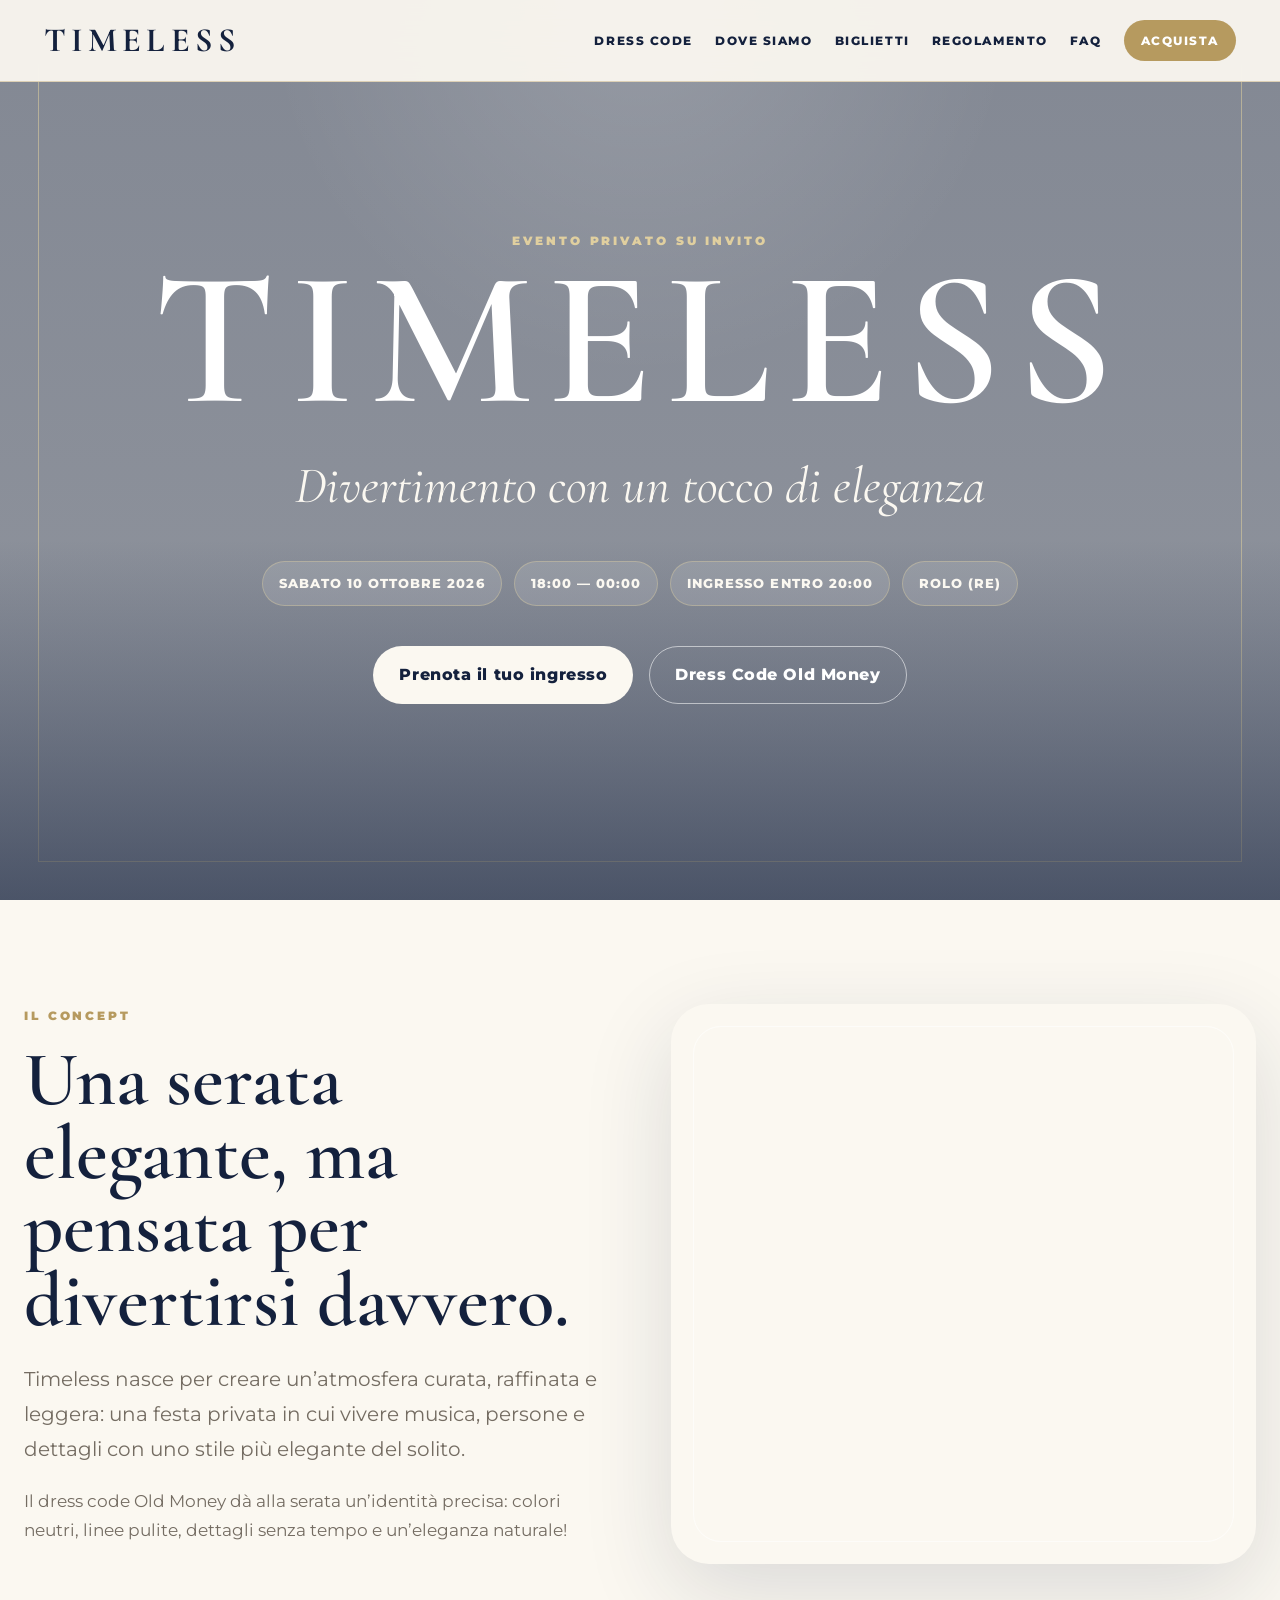
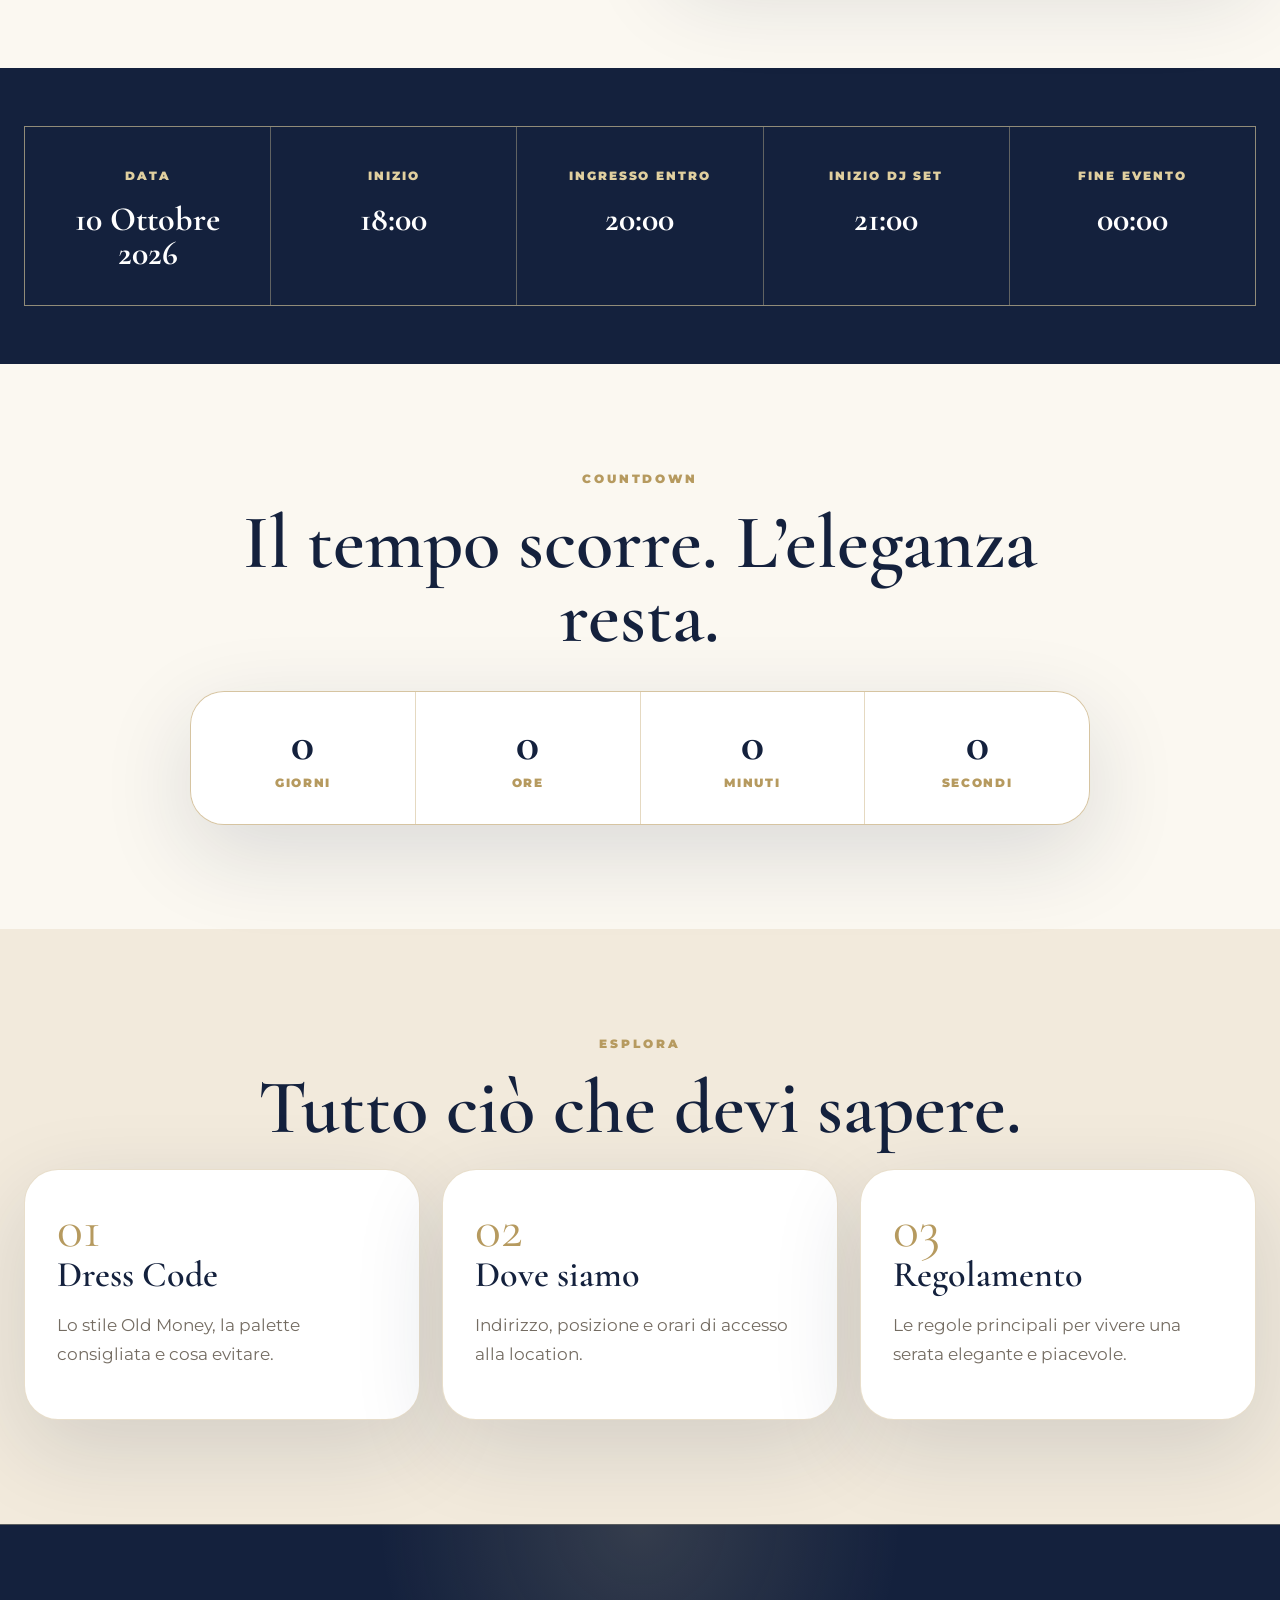
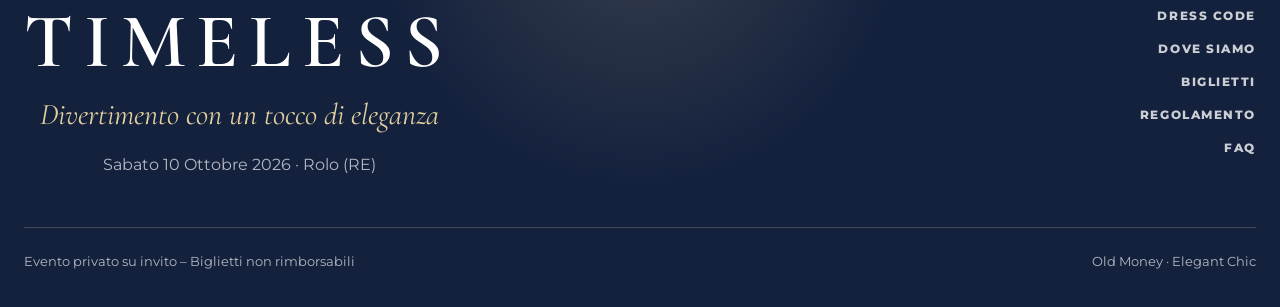
<file: index.html>
<!doctype html>
<html lang="it">
<head>
  <!-- Google tag (gtag.js) -->
<script async src="https://www.googletagmanager.com/gtag/js?id=G-56N1FHNM42"></script>
<script>
  window.dataLayer = window.dataLayer || [];
  function gtag(){dataLayer.push(arguments);}
  gtag('js', new Date());
  gtag('config', 'G-56N1FHNM42');
</script>
  <meta charset="utf-8">
  <meta name="viewport" content="width=device-width, initial-scale=1">
  <title>Home | Timeless</title>
  <meta name="description" content="Timeless - Divertimento con un tocco di eleganza. Sabato 10 Ottobre 2026.">
  <meta property="og:title" content="Timeless">
  <meta property="og:description" content="Divertimento con un tocco di eleganza. Sabato 10 Ottobre 2026.">
  <meta name="theme-color" content="#14213d">
  <link rel="preconnect" href="https://fonts.googleapis.com">
  <link rel="preconnect" href="https://fonts.gstatic.com" crossorigin>
  <link href="https://fonts.googleapis.com/css2?family=Cormorant+Garamond:wght@500;600;700&family=Montserrat:wght@300;400;500;600;700;800&display=swap" rel="stylesheet">
  <link rel="stylesheet" href="style.css?v=1008">
</head>
<body>

<nav class="nav">
  <div class="nav-inner">
    <a class="logo" href="index.html">Timeless</a>
    <button class="menu-toggle" aria-label="Apri menu">☰</button>
    <div class="menu">
      <a href="dress-code.html">Dress Code</a>
      <a href="dove-siamo.html">Dove siamo</a>
      <a href="biglietti.html">Biglietti</a>
      <a href="regolamento.html">Regolamento</a>
      <a href="faq.html">FAQ</a>
      <a class="cta" href="biglietti.html">Acquista</a>
    </div>
  </div>
</nav>

<header class="hero">
  <div class="hero-content">
    <p class="kicker reveal">Evento privato su invito</p>
    <h1 class="reveal">Timeless</h1>
    <p class="slogan reveal">Divertimento con un tocco di eleganza</p>
    <div class="meta reveal">
      <span>Sabato 10 Ottobre 2026</span>
      <span>18:00 — 00:00</span>
      <span>Ingresso entro 20:00</span>
      <span>Rolo (RE)</span>
    </div>
    <a class="btn primary reveal" href="biglietti.html">Prenota il tuo ingresso</a>
    <a class="btn light reveal" href="dress-code.html">Dress Code Old Money</a>
  </div>
</header>

<section class="section">
  <div class="container split">
    <div class="reveal">
      <p class="label">Il concept</p>
      <h2>Una serata elegante, ma pensata per divertirsi davvero.</h2>
      <p class="lead">
        Timeless nasce per creare un’atmosfera curata, raffinata e leggera:
        una festa privata in cui vivere musica, persone e dettagli con uno stile più elegante del solito.
      </p>
      <p>
        Il dress code Old Money dà alla serata un’identità precisa:
        colori neutri, linee pulite, dettagli senza tempo e un’eleganza naturale!
      </p>
    </div>
    <div class="image-card img-event reveal"></div>
  </div>
</section>

<section class="info-band">
  <div class="info-grid">
    <div class="info-item"><span>Data</span><strong>10 Ottobre<br>2026</strong></div>
    <div class="info-item"><span>Inizio</span><strong>18:00</strong></div>
    <div class="info-item"><span>Ingresso entro</span><strong>20:00</strong></div>
    <div class="info-item"><span>Inizio DJ set</span><strong>21:00</strong></div>
    <div class="info-item"><span>Fine evento</span><strong>00:00</strong></div>
  </div>
</section>

<section class="section">
  <div class="container narrow center reveal">
    <p class="label">Countdown</p>
    <h2>Il tempo scorre. L’eleganza resta.</h2>
    <div class="countdown" data-countdown>
      <div><strong id="days">--</strong><span>Giorni</span></div>
      <div><strong id="hours">--</strong><span>Ore</span></div>
      <div><strong id="minutes">--</strong><span>Minuti</span></div>
      <div><strong id="seconds">--</strong><span>Secondi</span></div>
    </div>
  </div>
</section>

<section class="section" style="background:var(--cream)">
  <div class="container">
    <p class="label center reveal">Esplora</p>
    <h2 class="center reveal">Tutto ciò che devi sapere.</h2>
    <div class="feature-grid">
      <a class="feature reveal" href="dress-code.html"><div class="num">01</div><h3>Dress Code</h3><p>Lo stile Old Money, la palette consigliata e cosa evitare.</p></a>
      <a class="feature reveal" href="dove-siamo.html"><div class="num">02</div><h3>Dove siamo</h3><p>Indirizzo, posizione e orari di accesso alla location.</p></a>
      <a class="feature reveal" href="regolamento.html"><div class="num">03</div><h3>Regolamento</h3><p>Le regole principali per vivere una serata elegante e piacevole.</p></a>
    </div>
  </div>
</section>

<footer class="premium-footer">
  <div class="footer-inner">
    <div class="footer-brand">
      <h2>Timeless</h2>
      <p>Divertimento con un tocco di eleganza</p>
      <span>Sabato 10 Ottobre 2026 · Rolo (RE)</span>
    </div>

    <div class="footer-links">
      <a href="dress-code.html">Dress Code</a>
      <a href="dove-siamo.html">Dove siamo</a>
      <a href="biglietti.html">Biglietti</a>
      <a href="regolamento.html">Regolamento</a>
      <a href="faq.html">FAQ</a>
    </div>
  </div>

  <div class="footer-bottom">
    <span>Evento privato su invito – Biglietti non rimborsabili</span>
    <span>Old Money · Elegant Chic</span>
  </div>
</footer>
<script src="script.js"></script>
</body>
</html>
</file>
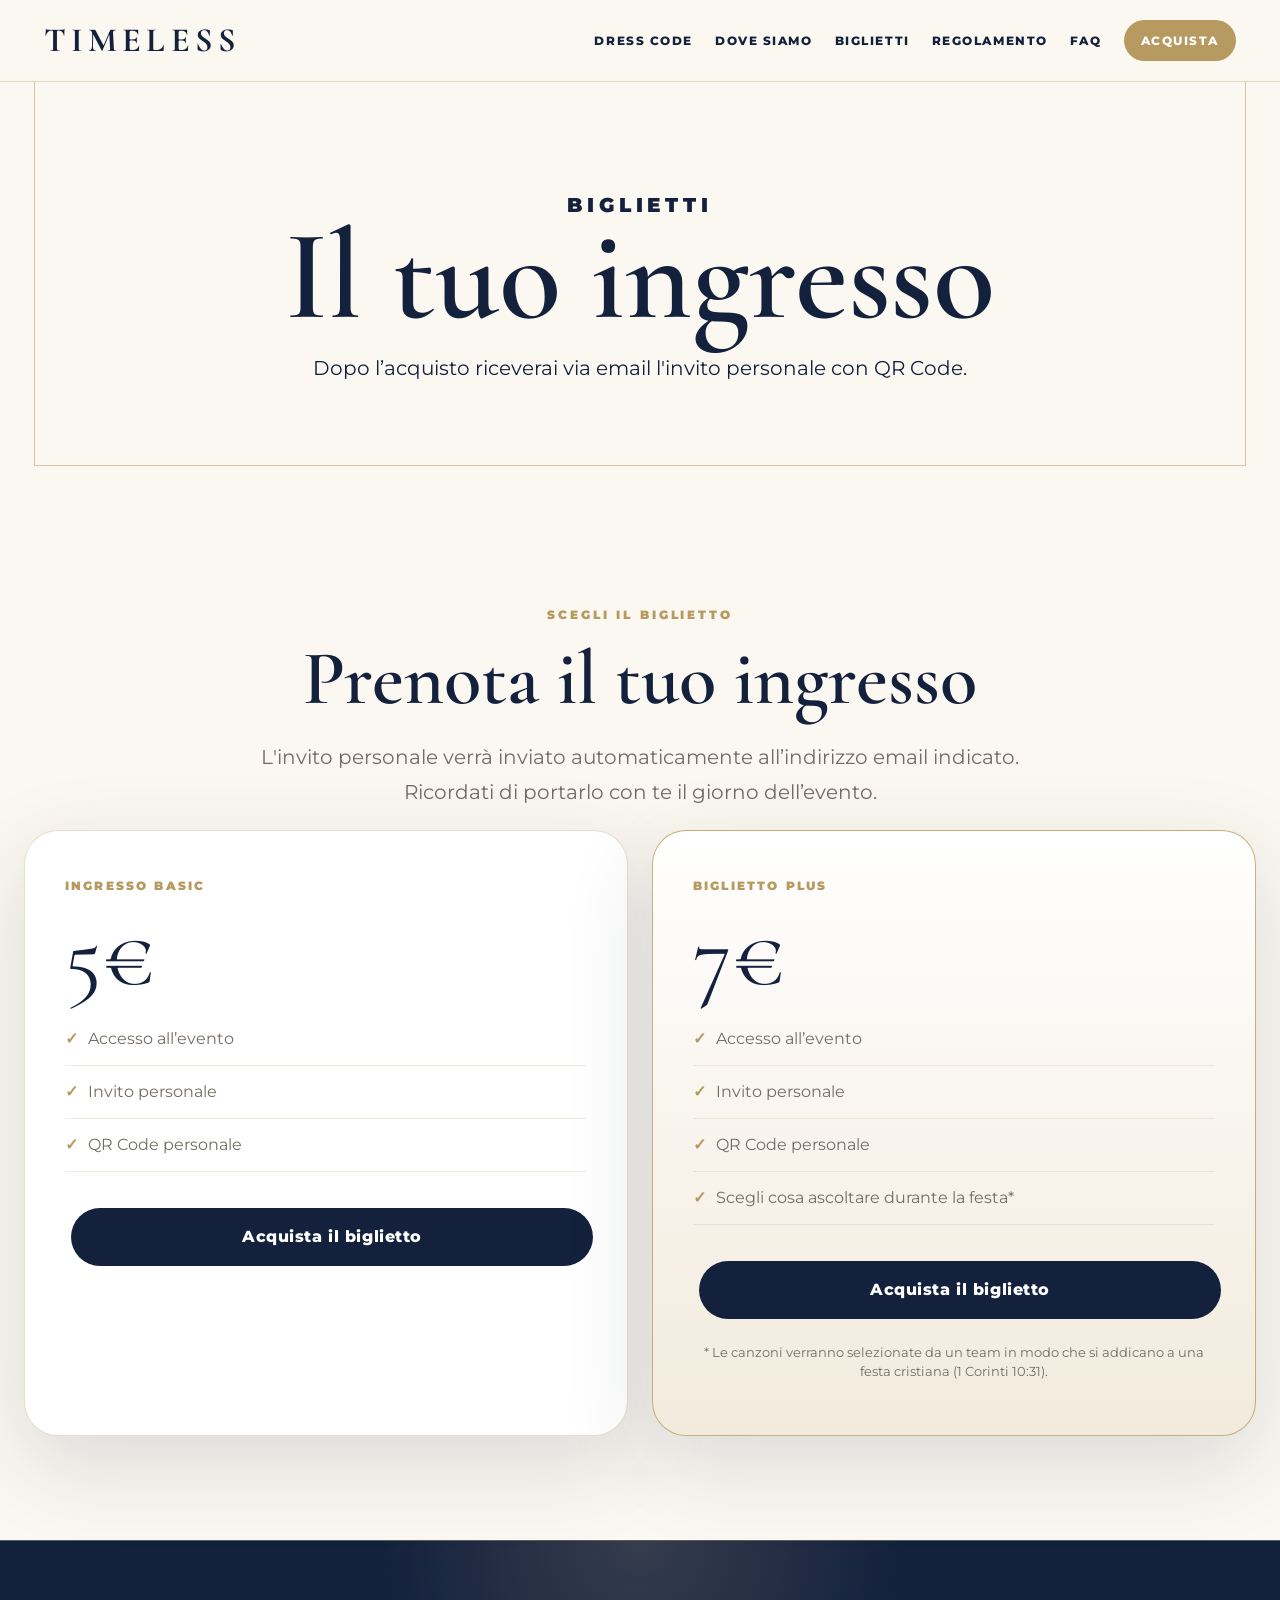
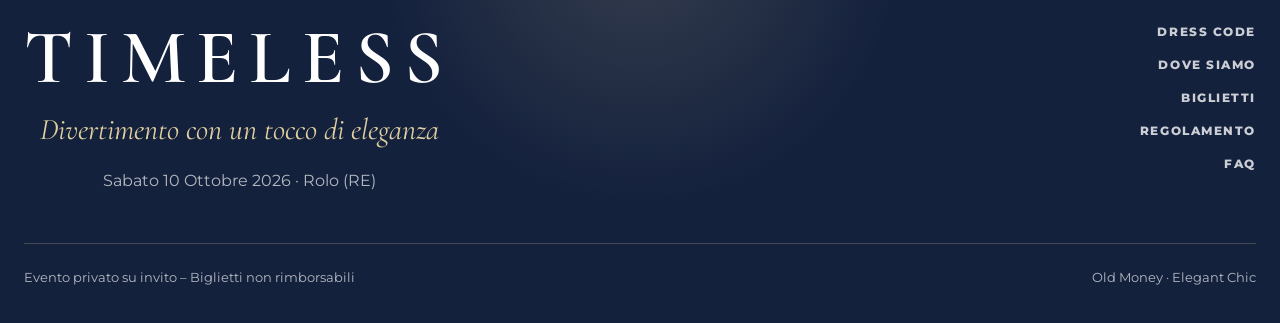
<file: biglietti.html>
<!doctype html>
<html lang="it">
<head>
  <!-- Google tag (gtag.js) -->
<script async src="https://www.googletagmanager.com/gtag/js?id=G-56N1FHNM42"></script>
<script>
  window.dataLayer = window.dataLayer || [];
  function gtag(){dataLayer.push(arguments);}
  gtag('js', new Date());
  gtag('config', 'G-56N1FHNM42');
</script>
  <meta charset="utf-8">
  <meta name="viewport" content="width=device-width, initial-scale=1">
  <title>Biglietti | Timeless</title>
  <meta name="description" content="Timeless - Divertimento con un tocco di eleganza. Sabato 10 Ottobre 2026.">
  <meta property="og:title" content="Timeless">
  <meta property="og:description" content="Divertimento con un tocco di eleganza. Sabato 10 Ottobre 2026.">
  <meta name="theme-color" content="#14213d">
  <link rel="preconnect" href="https://fonts.googleapis.com">
  <link rel="preconnect" href="https://fonts.gstatic.com" crossorigin>
  <link href="https://fonts.googleapis.com/css2?family=Cormorant+Garamond:wght@500;600;700&family=Montserrat:wght@300;400;500;600;700;800&display=swap" rel="stylesheet">
  <link rel="stylesheet" href="style.css?v=1008">
</head>
<body class="inner-page">

<nav class="nav">
  <div class="nav-inner">
    <a class="logo" href="index.html">Timeless</a>
    <button class="menu-toggle" aria-label="Apri menu">☰</button>
    <div class="menu">
      <a href="dress-code.html">Dress Code</a>
      <a href="dove-siamo.html">Dove siamo</a>
      <a href="biglietti.html">Biglietti</a>
      <a href="regolamento.html">Regolamento</a>
      <a href="faq.html">FAQ</a>
      <a class="cta" href="biglietti.html">Acquista</a>
    </div>
  </div>
</nav>

<header class="page-hero" style="--bg:url('https://images.unsplash.com/photo-1519671482749-fd09be7ccebf?auto=format&fit=crop&w=2200&q=85')">
  <div class="page-hero-content">
    <p class="kicker">Biglietti</p>
    <h1>Il tuo ingresso</h1>
    <p>Dopo l’acquisto riceverai via email l'invito personale con QR Code.</p>
  </div>
</header>

<section class="section">
  <div class="container">
    <p class="label center reveal">Scegli il biglietto</p>
    <h2 class="center reveal">Prenota il tuo ingresso</h2>
    <p class="center narrow lead reveal">
      L'invito personale verrà inviato automaticamente all’indirizzo email indicato.
      Ricordati di portarlo con te il giorno dell’evento.
    </p>

    <div class="ticket-grid">
      <article class="ticket reveal">
        <span class="ticket-type">Ingresso Basic</span>
        <div class="price">5€</div>
        <ul>
          <li>Accesso all’evento</li>
          <li>Invito personale</li>
          <li>QR Code personale</li>
        </ul>
        <a class="btn primary full ticket-locked" href="#" data-ticket-link="https://docs.google.com/forms/d/e/1FAIpQLSeAN1ZaFgnXwj2jyfGnuEeLC1TvUi9U5IaZZJ-cmzciqfqPOw/viewform?usp=dialog">
  Disponibile dall'8 luglio
</a>
      </article>

      <article class="ticket featured reveal">
        <span class="ticket-type">Biglietto Plus</span>
        <div class="price">7€</div>
        <ul>
          <li>Accesso all’evento</li>
          <li>Invito personale</li>
          <li>QR Code personale</li>
          <li>Scegli cosa ascoltare durante la festa*</li>
        </ul>
        <a class="btn primary full ticket-locked" href="#" data-ticket-link="https://docs.google.com/forms/d/e/1FAIpQLSeAN1ZaFgnXwj2jyfGnuEeLC1TvUi9U5IaZZJ-cmzciqfqPOw/viewform?usp=dialog">
  Disponibile dall'8 luglio
</a>
        <p class="ticket-note">
  * Le canzoni verranno selezionate da un team in modo che si addicano a una festa cristiana
  &#40;1 Corinti 10:31&#41;.
</p>
      </article>
    </div>
  </div>
</section>

<footer class="premium-footer">
  <div class="footer-inner">
    <div class="footer-brand">
      <h2>Timeless</h2>
      <p>Divertimento con un tocco di eleganza</p>
      <span>Sabato 10 Ottobre 2026 · Rolo (RE)</span>
    </div>

    <div class="footer-links">
      <a href="dress-code.html">Dress Code</a>
      <a href="dove-siamo.html">Dove siamo</a>
      <a href="biglietti.html">Biglietti</a>
      <a href="regolamento.html">Regolamento</a>
      <a href="faq.html">FAQ</a>
    </div>
  </div>

  <div class="footer-bottom">
    <span>Evento privato su invito – Biglietti non rimborsabili</span>
    <span>Old Money · Elegant Chic</span>
  </div>
</footer>
<script src="script.js"></script>
</body>
</html>
</file>
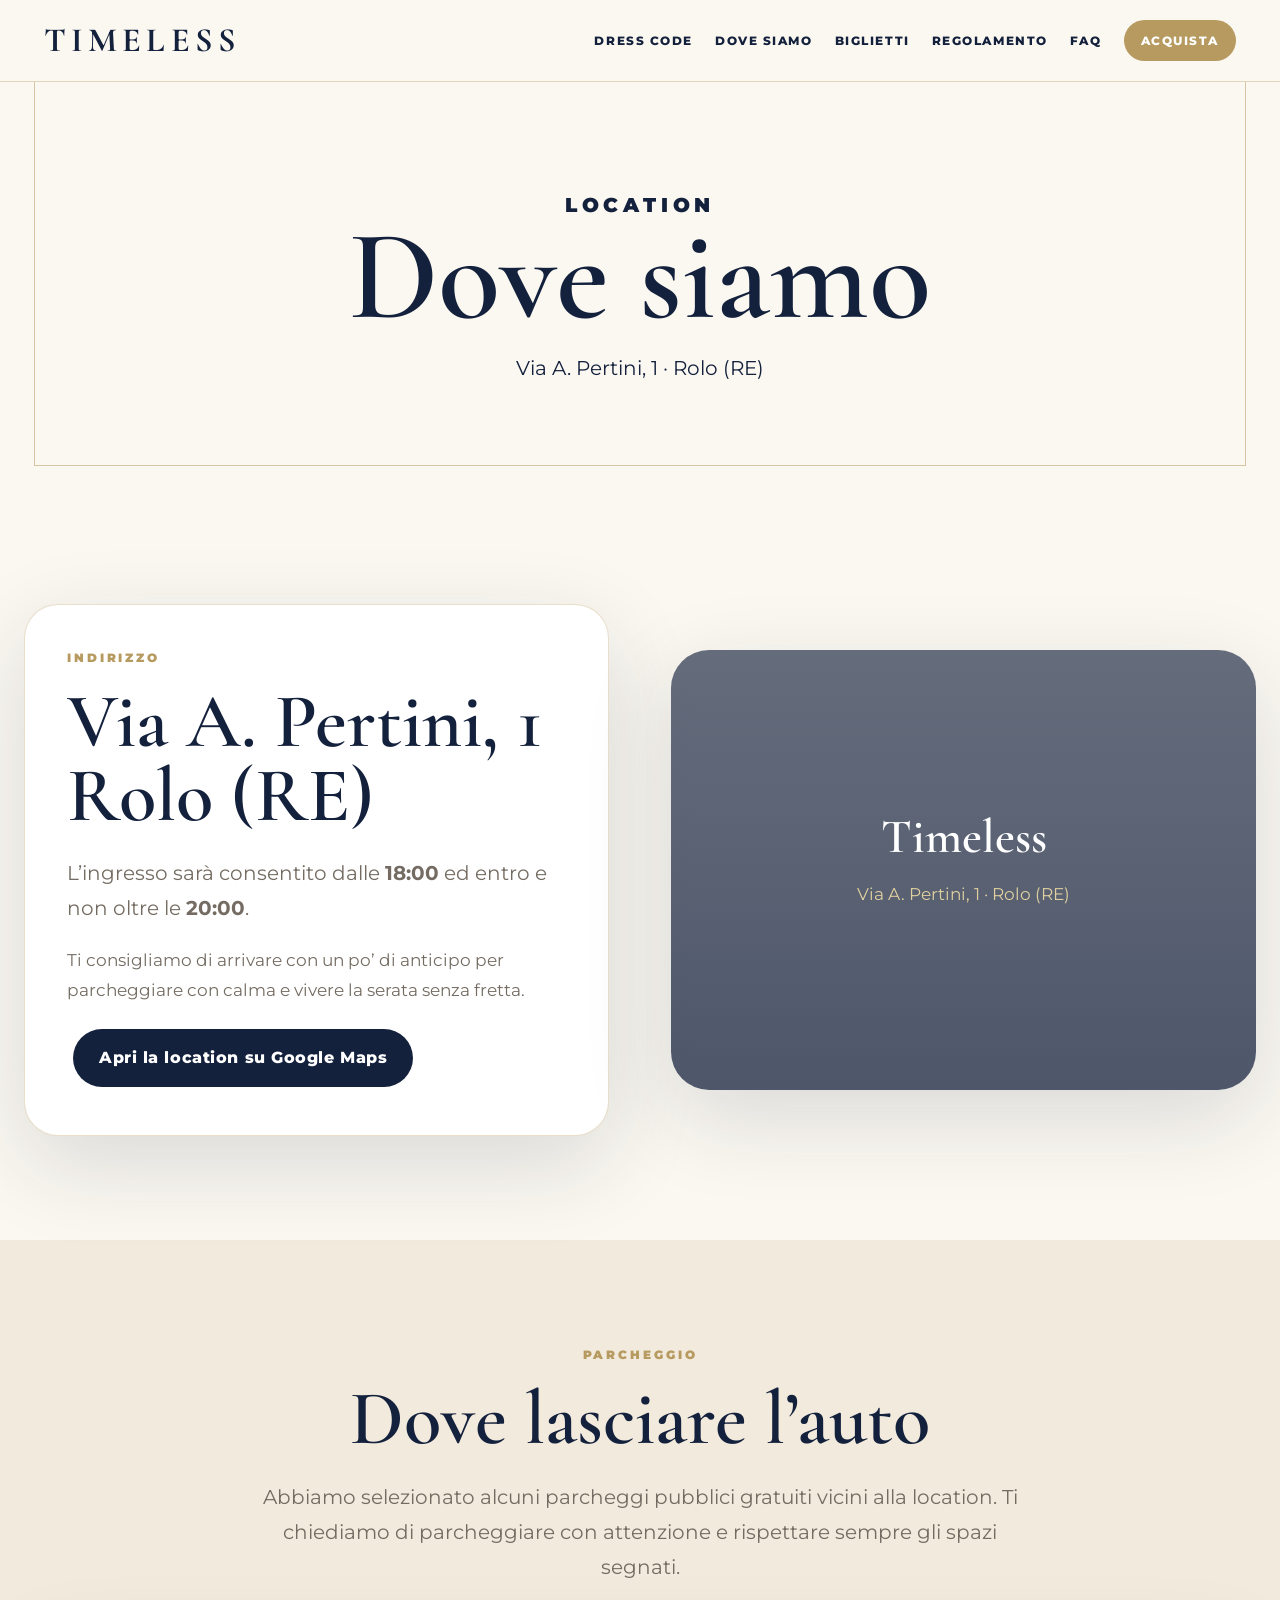
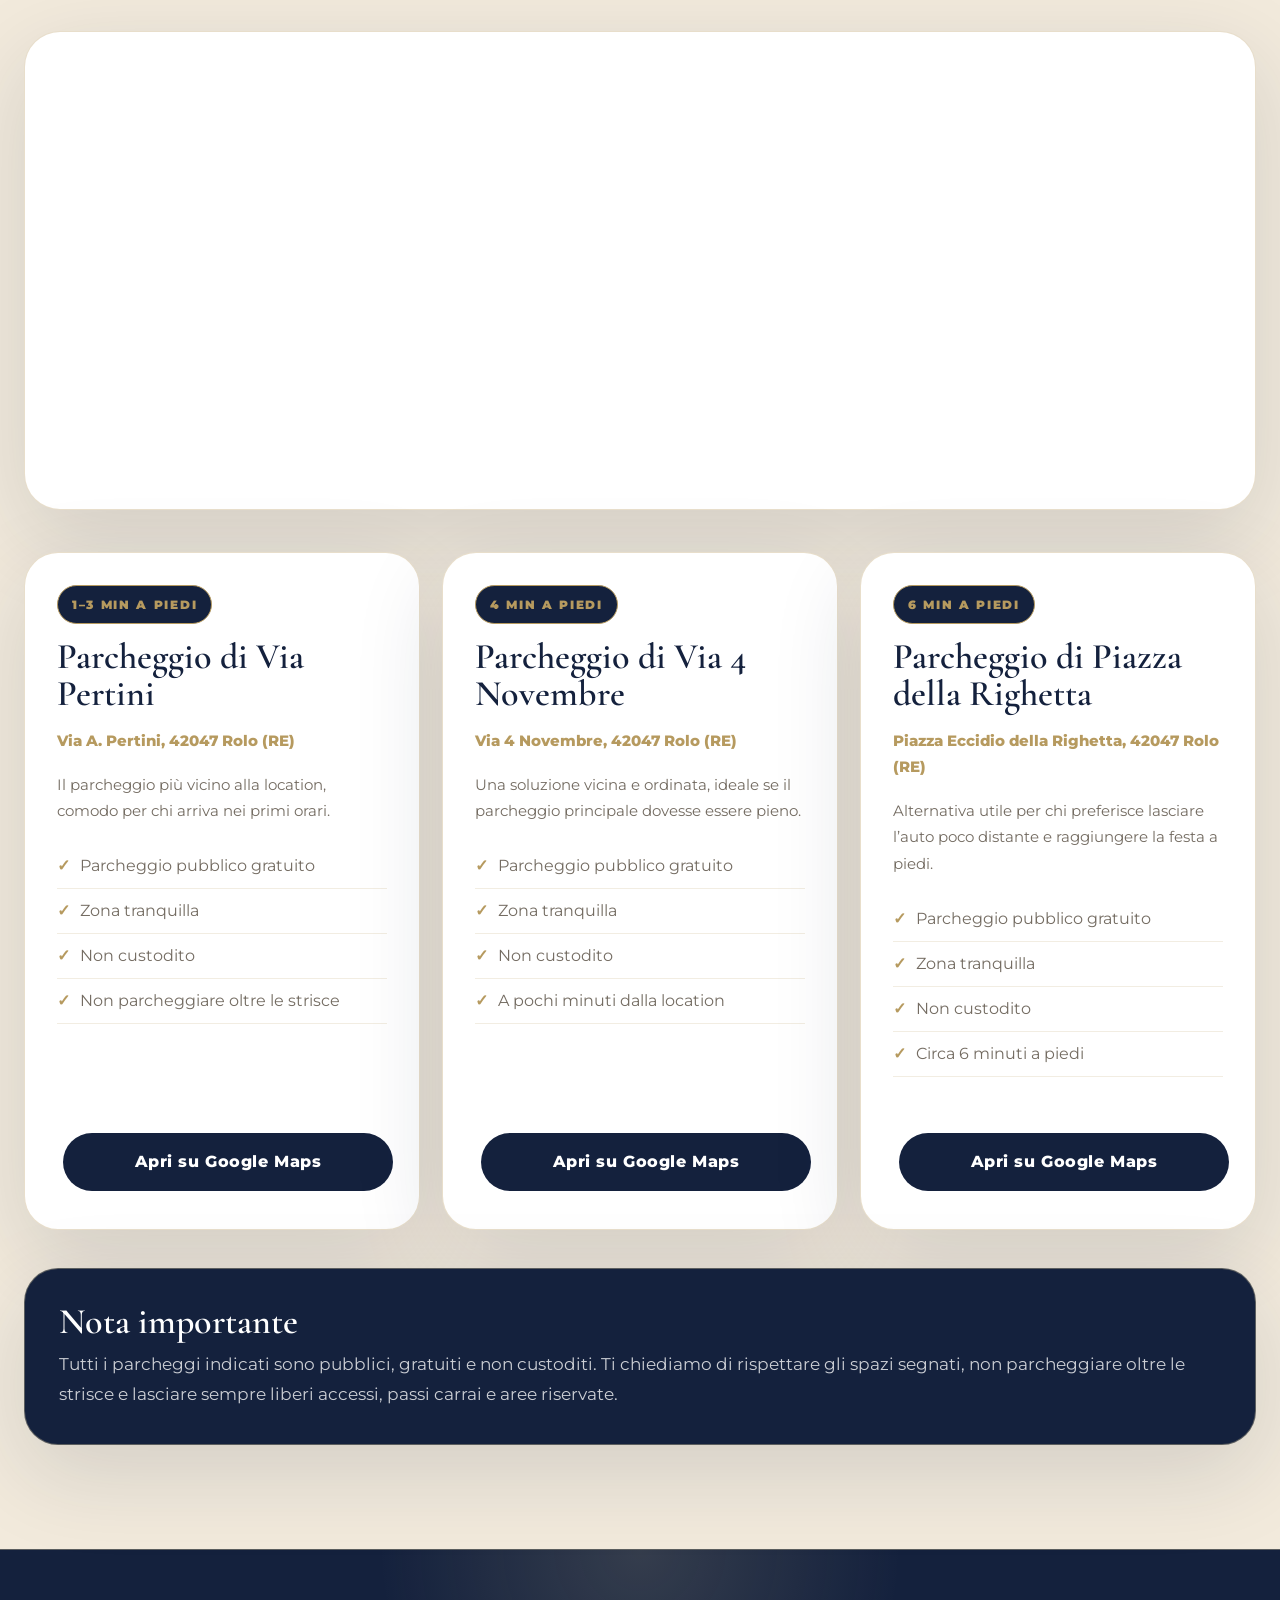
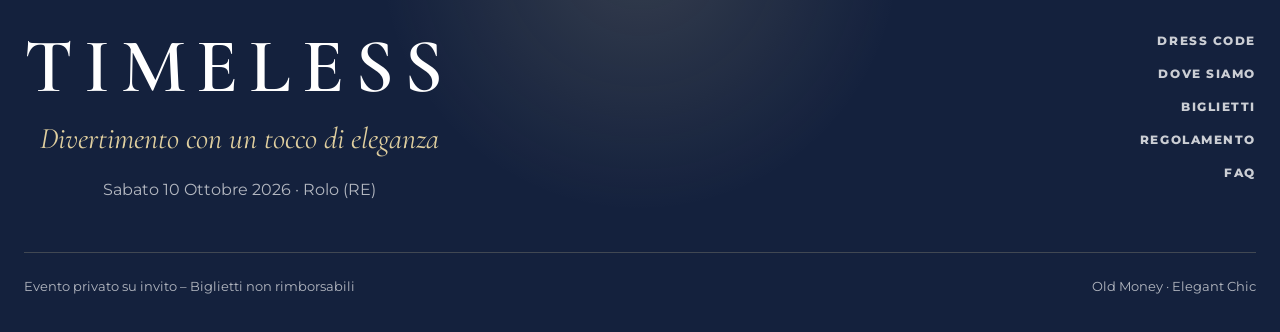
<file: dove-siamo.html>
<!doctype html>
<html lang="it">
<head>
  <!-- Google tag (gtag.js) -->
<script async src="https://www.googletagmanager.com/gtag/js?id=G-56N1FHNM42"></script>
<script>
  window.dataLayer = window.dataLayer || [];
  function gtag(){dataLayer.push(arguments);}
  gtag('js', new Date());
  gtag('config', 'G-56N1FHNM42');
</script>
  <meta charset="utf-8">
  <meta name="viewport" content="width=device-width, initial-scale=1">
  <title>Dove siamo | Timeless</title>
  <meta name="description" content="Timeless - Dove siamo e parcheggi consigliati.">
  <meta name="theme-color" content="#14213d">

  <link rel="preconnect" href="https://fonts.googleapis.com">
  <link rel="preconnect" href="https://fonts.gstatic.com" crossorigin>
  <link href="https://fonts.googleapis.com/css2?family=Cormorant+Garamond:wght@500;600;700&family=Montserrat:wght@300;400;500;600;700;800&display=swap" rel="stylesheet">
  <link rel="stylesheet" href="style.css?v=1008">

  <style>
    .parking-section {
      background: var(--cream);
    }

    .parking-intro {
      max-width: 820px;
      margin: 0 auto 46px;
    }

    .parking-map-box {
      background: var(--white);
      border: 1px solid var(--line);
      border-radius: 36px;
      padding: 24px;
      box-shadow: var(--shadow);
      margin-bottom: 42px;
      overflow: hidden;
    }

    .parking-map-box iframe {
      width: 100%;
      height: 420px;
      border: 0;
      border-radius: 26px;
    }

    .parking-grid {
      display: grid;
      grid-template-columns: repeat(3, 1fr);
      gap: 22px;
    }

    .parking-card {
      background: var(--white);
      border: 1px solid var(--line);
      border-radius: 34px;
      padding: 32px;
      box-shadow: var(--shadow);
      display: flex;
      flex-direction: column;
      justify-content: space-between;
    }

    .parking-card-top {
      margin-bottom: 22px;
    }

    .parking-badge {
      display: inline-block;
      background: var(--navy);
      color: var(--white);
      border: 1px solid var(--gold);
      border-radius: 999px;
      padding: 8px 14px;
      font-size: 12px;
      font-weight: 900;
      letter-spacing: .12em;
      text-transform: uppercase;
      margin-bottom: 18px;
    }

    .parking-card h3 {
      margin-bottom: 12px;
    }

    .parking-address {
      color: var(--gold);
      font-weight: 800;
      margin-bottom: 18px;
    }

    .parking-list {
      list-style: none;
      padding: 0;
      margin: 20px 0 28px;
    }

    .parking-list li {
      padding: 8px 0;
      color: var(--muted);
      border-bottom: 1px solid rgba(182,154,95,.18);
    }

    .parking-list li::before {
      content: "✓";
      color: var(--gold);
      font-weight: 900;
      margin-right: 10px;
    }

    .parking-warning {
      margin-top: 38px;
      background: var(--navy);
      color: var(--white);
      border-radius: 34px;
      padding: 34px;
      box-shadow: var(--shadow);
      border: 1px solid rgba(224,207,159,.35);
    }

    .parking-warning h3 {
      color: var(--white);
      margin-bottom: 10px;
    }

    .parking-warning p {
      color: rgba(255,255,255,.78);
      margin: 0;
    }

    @media(max-width: 920px) {
      .parking-grid {
        grid-template-columns: 1fr;
      }

      .parking-map-box iframe {
        height: 330px;
      }
    }
  </style>
</head>

<body class="inner-page">

<nav class="nav">
  <div class="nav-inner">
    <a class="logo" href="index.html">Timeless</a>
    <button class="menu-toggle" aria-label="Apri menu">☰</button>
    <div class="menu">
      <a href="dress-code.html">Dress Code</a>
      <a href="dove-siamo.html">Dove siamo</a>
      <a href="biglietti.html">Biglietti</a>
      <a href="regolamento.html">Regolamento</a>
      <a href="faq.html">FAQ</a>
      <a class="cta" href="biglietti.html">Acquista</a>
    </div>
  </div>
</nav>

<header class="page-hero" style="--bg:url('https://images.unsplash.com/photo-1527529482837-4698179dc6ce?auto=format&fit=crop&w=2200&q=85')">
  <div class="page-hero-content">
    <p class="kicker">Location</p>
    <h1>Dove siamo</h1>
    <p>Via A. Pertini, 1 · Rolo (RE)</p>
  </div>
</header>

<section class="section">
  <div class="container split">
    <div class="location-box reveal">
      <p class="label">Indirizzo</p>
      <h2>Via A. Pertini, 1<br>Rolo (RE)</h2>
      <p class="lead">
        L’ingresso sarà consentito dalle <strong>18:00</strong> ed entro e non oltre le
        <strong>20:00</strong>.
      </p>
      <p>
        Ti consigliamo di arrivare con un po’ di anticipo per parcheggiare con calma
        e vivere la serata senza fretta.
      </p>
      <a class="btn primary" href="https://maps.app.goo.gl/WGgUiLns39b7yNDw6?g_st=ic" target="_blank" rel="noopener">
        Apri la location su Google Maps
      </a>
    </div>

    <div class="map-card reveal">
      <div>
        <h3>Timeless</h3>
        <p>Via A. Pertini, 1 · Rolo (RE)</p>
      </div>
    </div>
  </div>
</section>

<section class="section parking-section">
  <div class="container">
    <div class="parking-intro center reveal">
      <p class="label">Parcheggio</p>
      <h2>Dove lasciare l’auto</h2>
      <p class="lead center">
        Abbiamo selezionato alcuni parcheggi pubblici gratuiti vicini alla location.
        Ti chiediamo di parcheggiare con attenzione e rispettare sempre gli spazi segnati.
      </p>
    </div>

    <div class="parking-map-box reveal">
      <iframe
        src="https://www.google.com/maps?q=Via%20A.%20Pertini%201%2C%2042047%20Rolo%20RE&output=embed"
        loading="lazy"
        referrerpolicy="no-referrer-when-downgrade">
      </iframe>
    </div>

    <div class="parking-grid">
      <article class="parking-card reveal">
        <div class="parking-card-top">
          <span class="parking-badge">1–3 min a piedi</span>
          <h3>Parcheggio di Via Pertini</h3>
          <p class="parking-address">Via A. Pertini, 42047 Rolo (RE)</p>
          <p>
            Il parcheggio più vicino alla location, comodo per chi arriva nei primi orari.
          </p>
          <ul class="parking-list">
            <li>Parcheggio pubblico gratuito</li>
            <li>Zona tranquilla</li>
            <li>Non custodito</li>
            <li>Non parcheggiare oltre le strisce</li>
          </ul>
        </div>

        <a class="btn primary full" href="https://maps.app.goo.gl/jYrBchZjZmJxdXJbA?g_st=ic" target="_blank" rel="noopener">
          Apri su Google Maps
        </a>
      </article>

      <article class="parking-card reveal">
        <div class="parking-card-top">
          <span class="parking-badge">4 min a piedi</span>
          <h3>Parcheggio di Via 4 Novembre</h3>
          <p class="parking-address">Via 4 Novembre, 42047 Rolo (RE)</p>
          <p>
            Una soluzione vicina e ordinata, ideale se il parcheggio principale dovesse essere pieno.
          </p>
          <ul class="parking-list">
            <li>Parcheggio pubblico gratuito</li>
            <li>Zona tranquilla</li>
            <li>Non custodito</li>
            <li>A pochi minuti dalla location</li>
          </ul>
        </div>

        <a class="btn primary full" href="https://maps.app.goo.gl/9MPqomZJkCEnJnWa8?g_st=ic" target="_blank" rel="noopener">
          Apri su Google Maps
        </a>
      </article>

      <article class="parking-card reveal">
        <div class="parking-card-top">
          <span class="parking-badge">6 min a piedi</span>
          <h3>Parcheggio di Piazza della Righetta</h3>
          <p class="parking-address">Piazza Eccidio della Righetta, 42047 Rolo (RE)</p>
          <p>
            Alternativa utile per chi preferisce lasciare l’auto poco distante e raggiungere la festa a piedi.
          </p>
          <ul class="parking-list">
            <li>Parcheggio pubblico gratuito</li>
            <li>Zona tranquilla</li>
            <li>Non custodito</li>
            <li>Circa 6 minuti a piedi</li>
          </ul>
        </div>

        <a class="btn primary full" href="https://maps.app.goo.gl/GanMnzmWLzvzp6SD7?g_st=ic" target="_blank" rel="noopener">
          Apri su Google Maps
        </a>
      </article>
    </div>

    <div class="parking-warning reveal">
      <h3>Nota importante</h3>
      <p>
        Tutti i parcheggi indicati sono pubblici, gratuiti e non custoditi.
        Ti chiediamo di rispettare gli spazi segnati, non parcheggiare oltre le strisce
        e lasciare sempre liberi accessi, passi carrai e aree riservate.
      </p>
    </div>
  </div>
</section>

<footer class="premium-footer">
  <div class="footer-inner">
    <div class="footer-brand">
      <h2>Timeless</h2>
      <p>Divertimento con un tocco di eleganza</p>
      <span>Sabato 10 Ottobre 2026 · Rolo (RE)</span>
    </div>

    <div class="footer-links">
      <a href="dress-code.html">Dress Code</a>
      <a href="dove-siamo.html">Dove siamo</a>
      <a href="biglietti.html">Biglietti</a>
      <a href="regolamento.html">Regolamento</a>
      <a href="faq.html">FAQ</a>
    </div>
  </div>

  <div class="footer-bottom">
    <span>Evento privato su invito – Biglietti non rimborsabili</span>
    <span>Old Money · Elegant Chic</span>
  </div>
</footer>
<script src="script.js"></script>
</body>
</html>
</file>
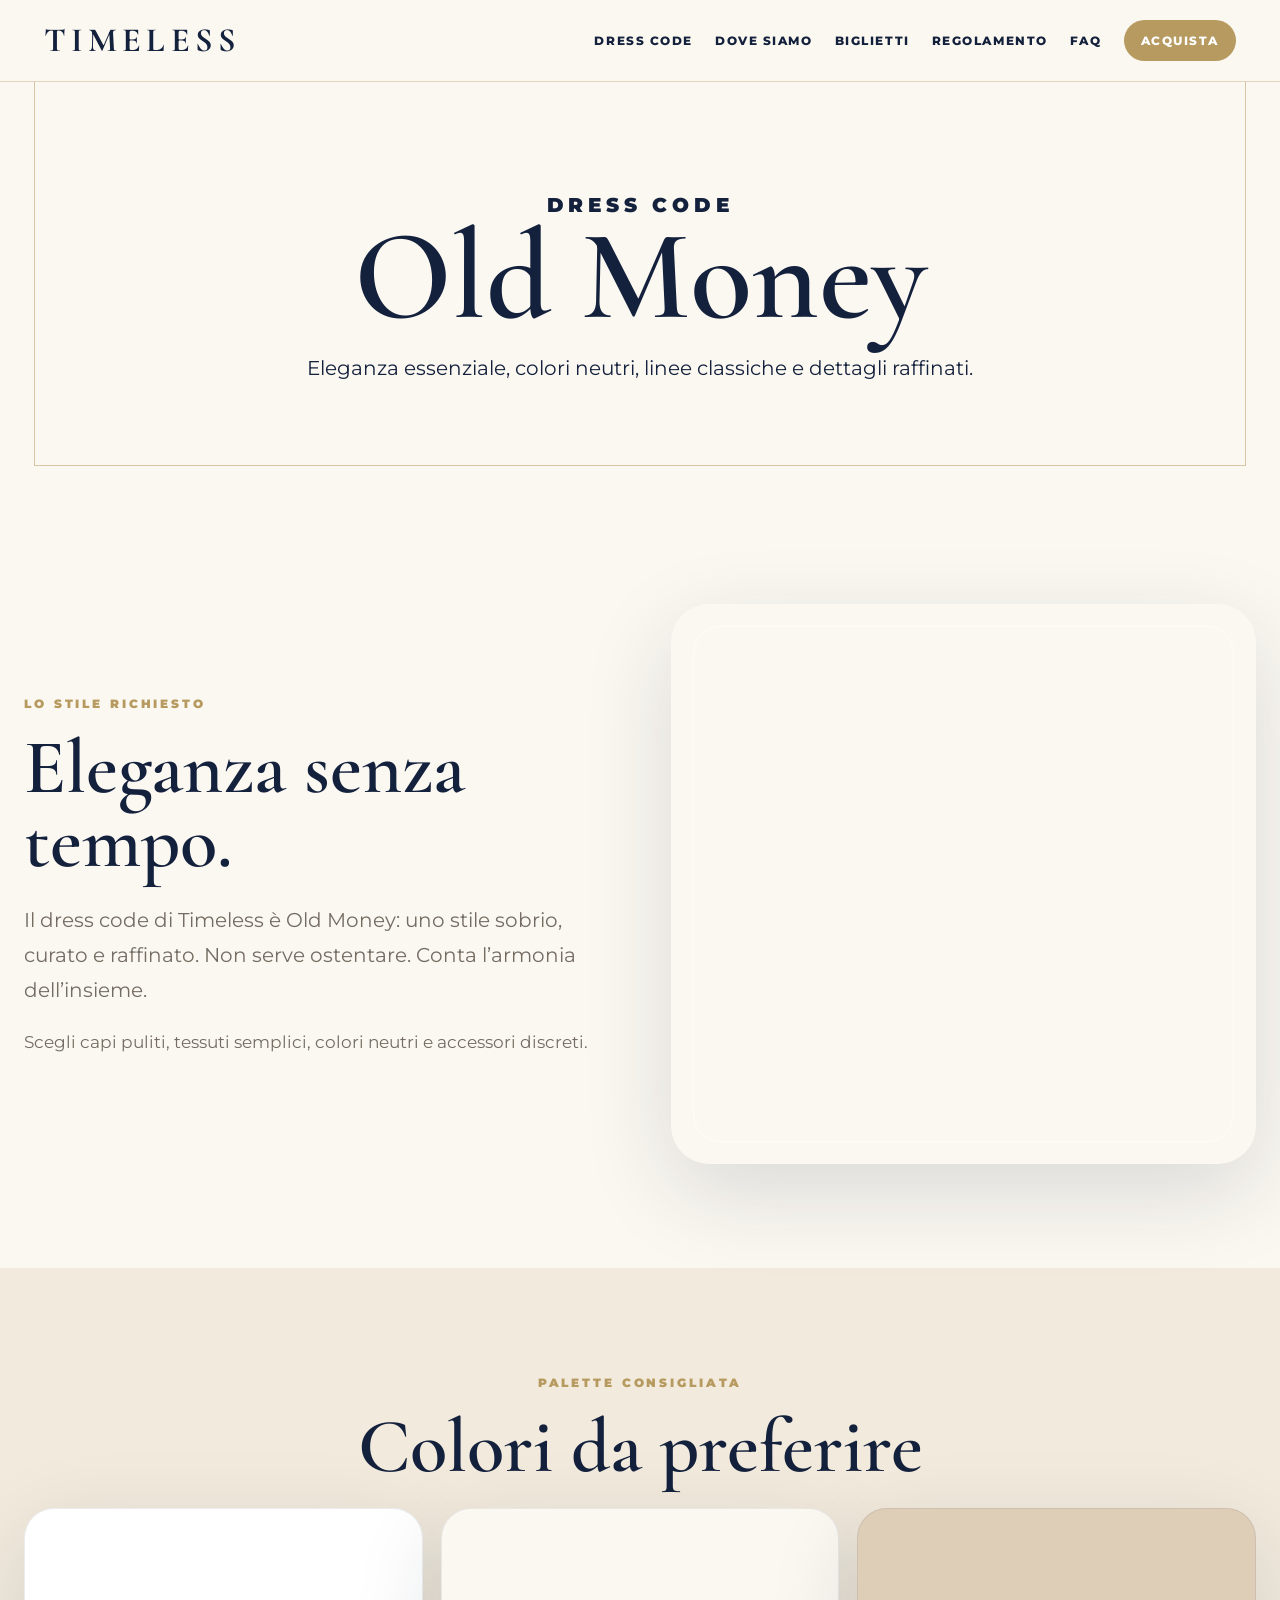
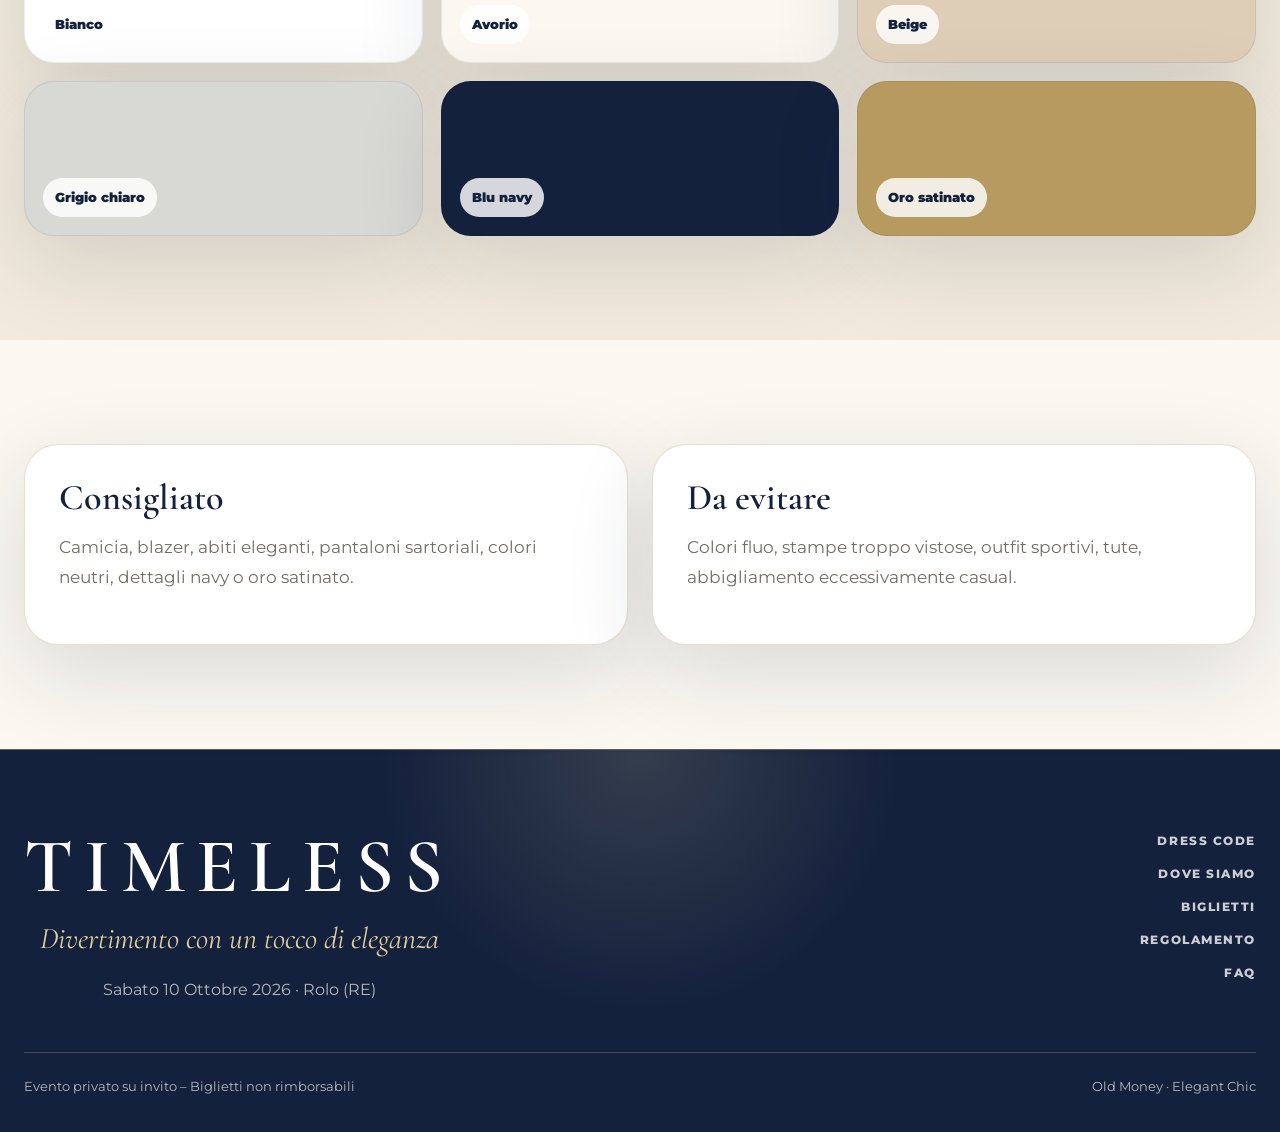
<file: dress-code.html>
<!doctype html>
<html lang="it">
<head>
  <!-- Google tag (gtag.js) -->
<script async src="https://www.googletagmanager.com/gtag/js?id=G-56N1FHNM42"></script>
<script>
  window.dataLayer = window.dataLayer || [];
  function gtag(){dataLayer.push(arguments);}
  gtag('js', new Date());
  gtag('config', 'G-56N1FHNM42');
</script>
  <meta charset="utf-8">
  <meta name="viewport" content="width=device-width, initial-scale=1">
  <title>Dress Code | Timeless</title>
  <meta name="description" content="Timeless - Divertimento con un tocco di eleganza. Sabato 10 Ottobre 2026.">
  <meta property="og:title" content="Timeless">
  <meta property="og:description" content="Divertimento con un tocco di eleganza. Sabato 10 Ottobre 2026.">
  <meta name="theme-color" content="#14213d">
  <link rel="preconnect" href="https://fonts.googleapis.com">
  <link rel="preconnect" href="https://fonts.gstatic.com" crossorigin>
  <link href="https://fonts.googleapis.com/css2?family=Cormorant+Garamond:wght@500;600;700&family=Montserrat:wght@300;400;500;600;700;800&display=swap" rel="stylesheet">
  <link rel="stylesheet" href="style.css?v=1008">
</head>
<body class="inner-page">

<nav class="nav">
  <div class="nav-inner">
    <a class="logo" href="index.html">Timeless</a>
    <button class="menu-toggle" aria-label="Apri menu">☰</button>
    <div class="menu">
      <a href="dress-code.html">Dress Code</a>
      <a href="dove-siamo.html">Dove siamo</a>
      <a href="biglietti.html">Biglietti</a>
      <a href="regolamento.html">Regolamento</a>
      <a href="faq.html">FAQ</a>
      <a class="cta" href="biglietti.html">Acquista</a>
    </div>
  </div>
</nav>

<header class="page-hero" style="--bg:url('https://images.unsplash.com/photo-1529139574466-a303027c1d8b?auto=format&fit=crop&w=2200&q=85')">
  <div class="page-hero-content">
    <p class="kicker">Dress Code</p>
    <h1>Old Money</h1>
    <p>Eleganza essenziale, colori neutri, linee classiche e dettagli raffinati.</p>
  </div>
</header>

<section class="section">
  <div class="container split">
    <div class="reveal">
      <p class="label">Lo stile richiesto</p>
      <h2>Eleganza senza tempo.</h2>
      <p class="lead">
        Il dress code di Timeless è Old Money: uno stile sobrio, curato e raffinato.
        Non serve ostentare. Conta l’armonia dell’insieme.
      </p>
      <p>Scegli capi puliti, tessuti semplici, colori neutri e accessori discreti.</p>
    </div>
    <div class="image-card img-dress reveal"></div>
  </div>
</section>

<section class="section" style="background:var(--cream)">
  <div class="container">
    <p class="label center reveal">Palette consigliata</p>
    <h2 class="center reveal">Colori da preferire</h2>
    <div class="palette">
      <div class="swatch reveal" style="--c:#ffffff"><span>Bianco</span></div>
      <div class="swatch reveal" style="--c:#fbf8f1"><span>Avorio</span></div>
      <div class="swatch reveal" style="--c:#decdb7"><span>Beige</span></div>
      <div class="swatch reveal" style="--c:#d8d8d4"><span>Grigio chiaro</span></div>
      <div class="swatch reveal" style="--c:#14213d"><span>Blu navy</span></div>
      <div class="swatch reveal" style="--c:#b69a5f"><span>Oro satinato</span></div>
    </div>
  </div>
</section>

<section class="section">
  <div class="container advice-grid">
    <div class="card reveal"><h3>Consigliato</h3><p>Camicia, blazer, abiti eleganti, pantaloni sartoriali, colori neutri, dettagli navy o oro satinato.</p></div>
    <div class="card reveal"><h3>Da evitare</h3><p>Colori fluo, stampe troppo vistose, outfit sportivi, tute, abbigliamento eccessivamente casual.</p></div>
  </div>
</section>

<footer class="premium-footer">
  <div class="footer-inner">
    <div class="footer-brand">
      <h2>Timeless</h2>
      <p>Divertimento con un tocco di eleganza</p>
      <span>Sabato 10 Ottobre 2026 · Rolo (RE)</span>
    </div>

    <div class="footer-links">
      <a href="dress-code.html">Dress Code</a>
      <a href="dove-siamo.html">Dove siamo</a>
      <a href="biglietti.html">Biglietti</a>
      <a href="regolamento.html">Regolamento</a>
      <a href="faq.html">FAQ</a>
    </div>
  </div>

  <div class="footer-bottom">
    <span>Evento privato su invito – Biglietti non rimborsabili</span>
    <span>Old Money · Elegant Chic</span>
  </div>
</footer>
<script src="script.js"></script>
</body>
</html>
</file>
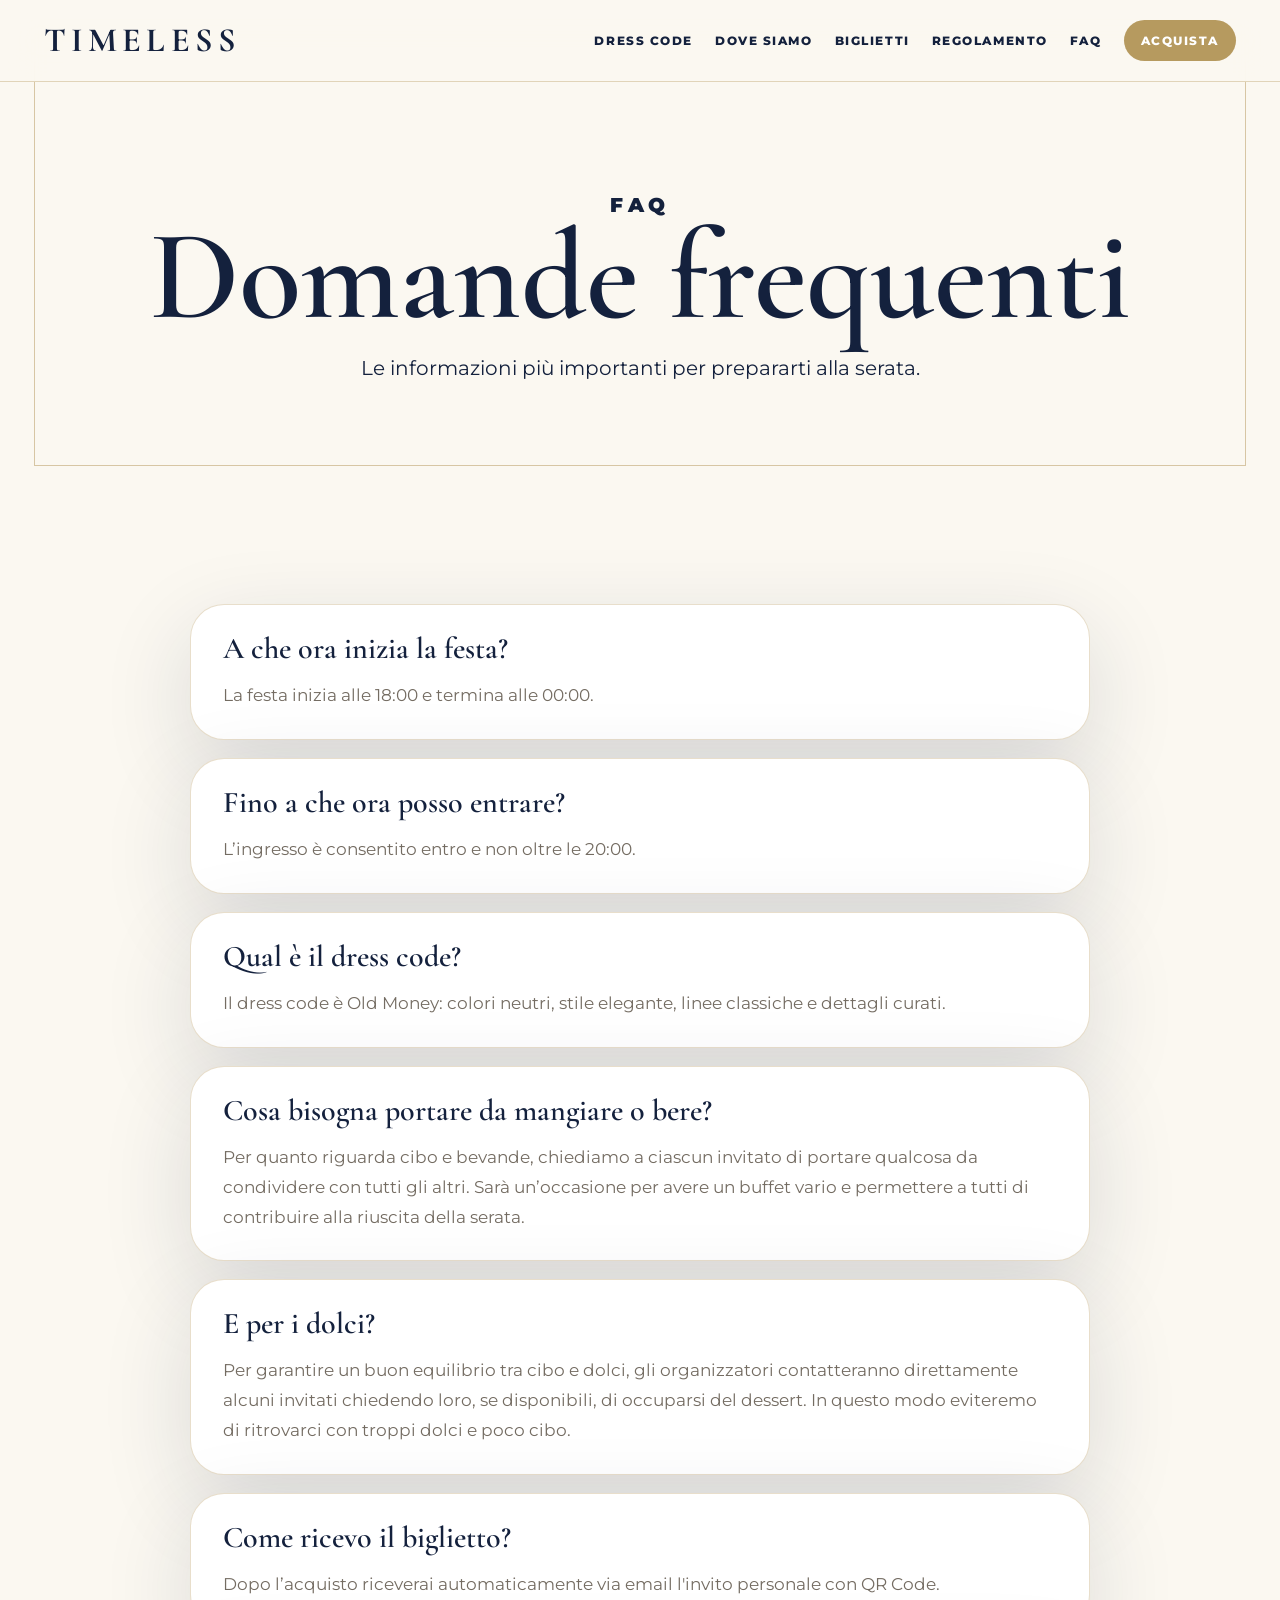
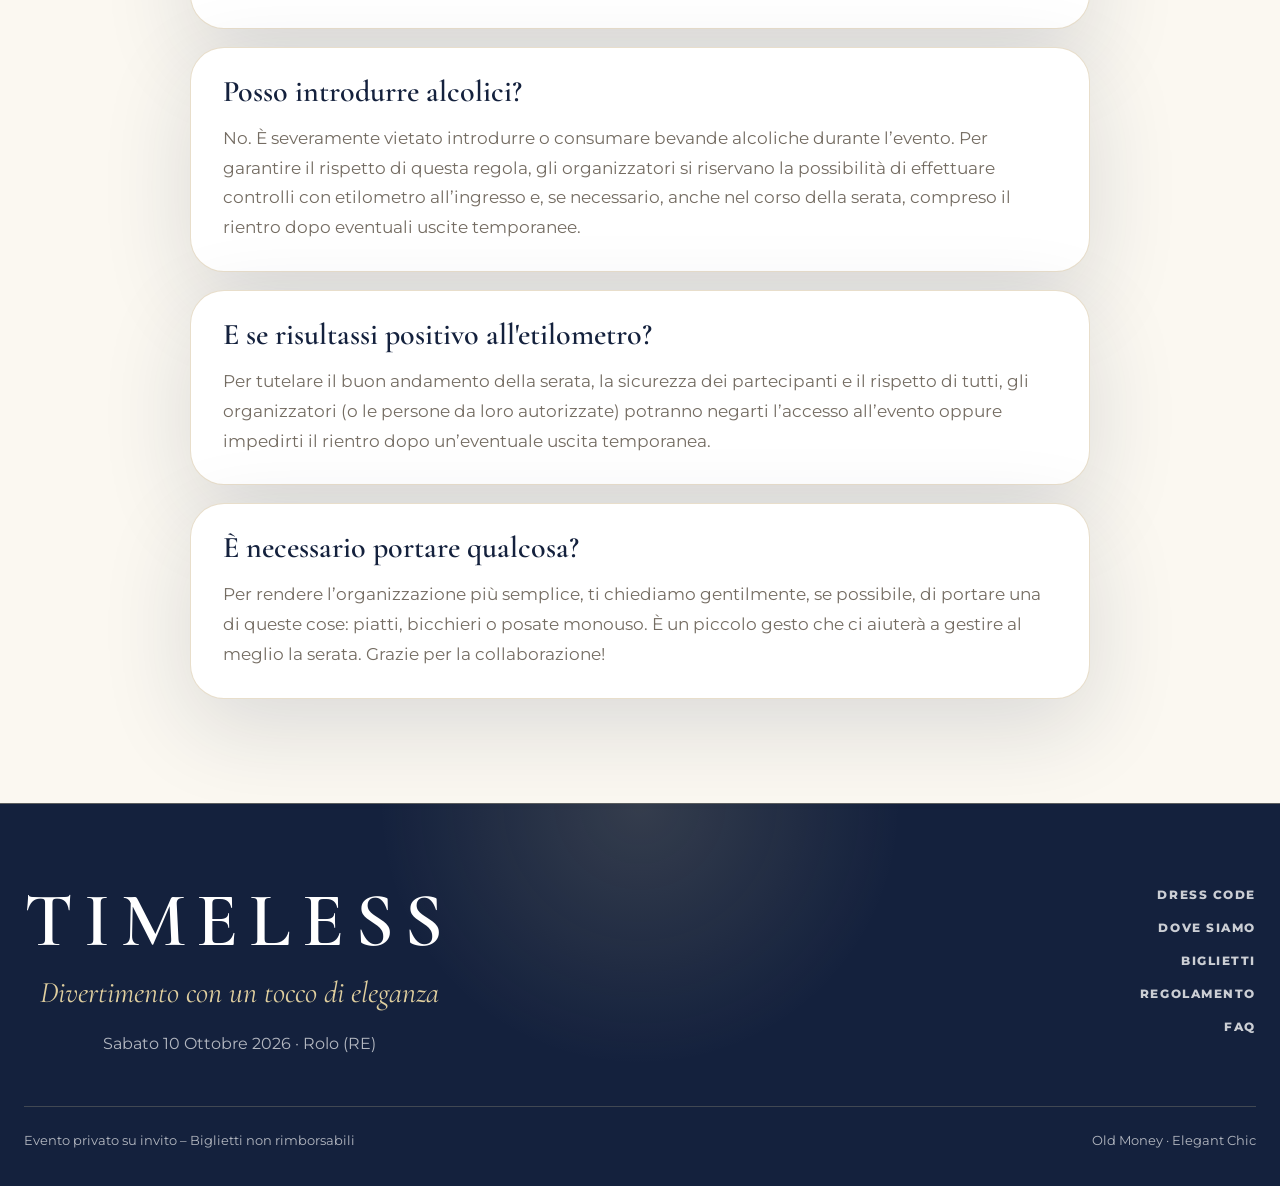
<file: faq.html>
<!doctype html>
<html lang="it">
<head>
  <!-- Google tag (gtag.js) -->
<script async src="https://www.googletagmanager.com/gtag/js?id=G-56N1FHNM42"></script>
<script>
  window.dataLayer = window.dataLayer || [];
  function gtag(){dataLayer.push(arguments);}
  gtag('js', new Date());
  gtag('config', 'G-56N1FHNM42');
</script>
  <meta charset="utf-8">
  <meta name="viewport" content="width=device-width, initial-scale=1">
  <title>FAQ | Timeless</title>
  <meta name="description" content="Timeless - Divertimento con un tocco di eleganza. Sabato 10 Ottobre 2026.">
  <meta property="og:title" content="Timeless">
  <meta property="og:description" content="Divertimento con un tocco di eleganza. Sabato 10 Ottobre 2026.">
  <meta name="theme-color" content="#14213d">
  <link rel="preconnect" href="https://fonts.googleapis.com">
  <link rel="preconnect" href="https://fonts.gstatic.com" crossorigin>
  <link href="https://fonts.googleapis.com/css2?family=Cormorant+Garamond:wght@500;600;700&family=Montserrat:wght@300;400;500;600;700;800&display=swap" rel="stylesheet">
  <link rel="stylesheet" href="style.css?v=1008">
</head>
<body class="inner-page">

<nav class="nav">
  <div class="nav-inner">
    <a class="logo" href="index.html">Timeless</a>
    <button class="menu-toggle" aria-label="Apri menu">☰</button>
    <div class="menu">
      <a href="dress-code.html">Dress Code</a>
      <a href="dove-siamo.html">Dove siamo</a>
      <a href="biglietti.html">Biglietti</a>
      <a href="regolamento.html">Regolamento</a>
      <a href="faq.html">FAQ</a>
      <a class="cta" href="biglietti.html">Acquista</a>
    </div>
  </div>
</nav>

<header class="page-hero" style="--bg:url('https://images.unsplash.com/photo-1492684223066-81342ee5ff30?auto=format&fit=crop&w=2200&q=85')">
  <div class="page-hero-content">
    <p class="kicker">FAQ</p>
    <h1>Domande frequenti</h1>
    <p>Le informazioni più importanti per prepararti alla serata.</p>
  </div>
</header>

<section class="section">
  <div class="container narrow faq-grid">
    <div class="faq-item reveal">
      <h3>A che ora inizia la festa?</h3>
      <p>La festa inizia alle 18:00 e termina alle 00:00.</p>
    </div>
    <div class="faq-item reveal">
      <h3>Fino a che ora posso entrare?</h3>
      <p>L’ingresso è consentito entro e non oltre le 20:00.</p>
    </div>
    <div class="faq-item reveal">
      <h3>Qual è il dress code?</h3>
      <p>Il dress code è Old Money: colori neutri, stile elegante, linee classiche e dettagli curati.</p>
    </div>
    <div class="faq-item reveal">
      <h3>Cosa bisogna portare da mangiare o bere?</h3>
      <p>Per quanto riguarda cibo e bevande, chiediamo a ciascun invitato di portare qualcosa da condividere con tutti gli altri. Sarà un’occasione per avere un buffet vario e permettere a tutti di contribuire alla riuscita della serata.</p>
    </div>
    <div class="faq-item reveal">
      <h3>E per i dolci?</h3>
      <p>Per garantire un buon equilibrio tra cibo e dolci, gli organizzatori contatteranno direttamente alcuni invitati chiedendo loro, se disponibili, di occuparsi del dessert. In questo modo eviteremo di ritrovarci con troppi dolci e poco cibo.</p>
    </div>
    <div class="faq-item reveal">
      <h3>Come ricevo il biglietto?</h3>
      <p>Dopo l’acquisto riceverai automaticamente via email l'invito personale con QR Code.</p>
    </div>
    <div class="faq-item reveal">
      <h3>Posso introdurre alcolici?</h3>
      <p>No. È severamente vietato introdurre o consumare bevande alcoliche durante l’evento. Per garantire il rispetto di questa regola, gli organizzatori si riservano la possibilità di effettuare controlli con etilometro all’ingresso e, se necessario, anche nel corso della serata, compreso il rientro dopo eventuali uscite temporanee.</p>
    </div>
      <div class="faq-item reveal">
      <h3>E se risultassi positivo all'etilometro?</h3>
      <p>Per tutelare il buon andamento della serata, la sicurezza dei partecipanti e il rispetto di tutti, gli organizzatori (o le persone da loro autorizzate) potranno negarti l’accesso all’evento oppure impedirti il rientro dopo un’eventuale uscita temporanea.</p>
    </div>
    <div class="faq-item reveal">
      <h3>È necessario portare qualcosa?</h3>
      <p>Per rendere l’organizzazione più semplice, ti chiediamo gentilmente, se possibile, di portare una di queste cose: piatti, bicchieri o posate monouso. È un piccolo gesto che ci aiuterà a gestire al meglio la serata. Grazie per la collaborazione!</p>
    </div>
  </div>
</section>

<footer class="premium-footer">
  <div class="footer-inner">
    <div class="footer-brand">
      <h2>Timeless</h2>
      <p>Divertimento con un tocco di eleganza</p>
      <span>Sabato 10 Ottobre 2026 · Rolo (RE)</span>
    </div>

    <div class="footer-links">
      <a href="dress-code.html">Dress Code</a>
      <a href="dove-siamo.html">Dove siamo</a>
      <a href="biglietti.html">Biglietti</a>
      <a href="regolamento.html">Regolamento</a>
      <a href="faq.html">FAQ</a>
    </div>
  </div>

  <div class="footer-bottom">
    <span>Evento privato su invito – Biglietti non rimborsabili</span>
    <span>Old Money · Elegant Chic</span>
  </div>
</footer>
<script src="script.js"></script>
</body>
</html>
</file>
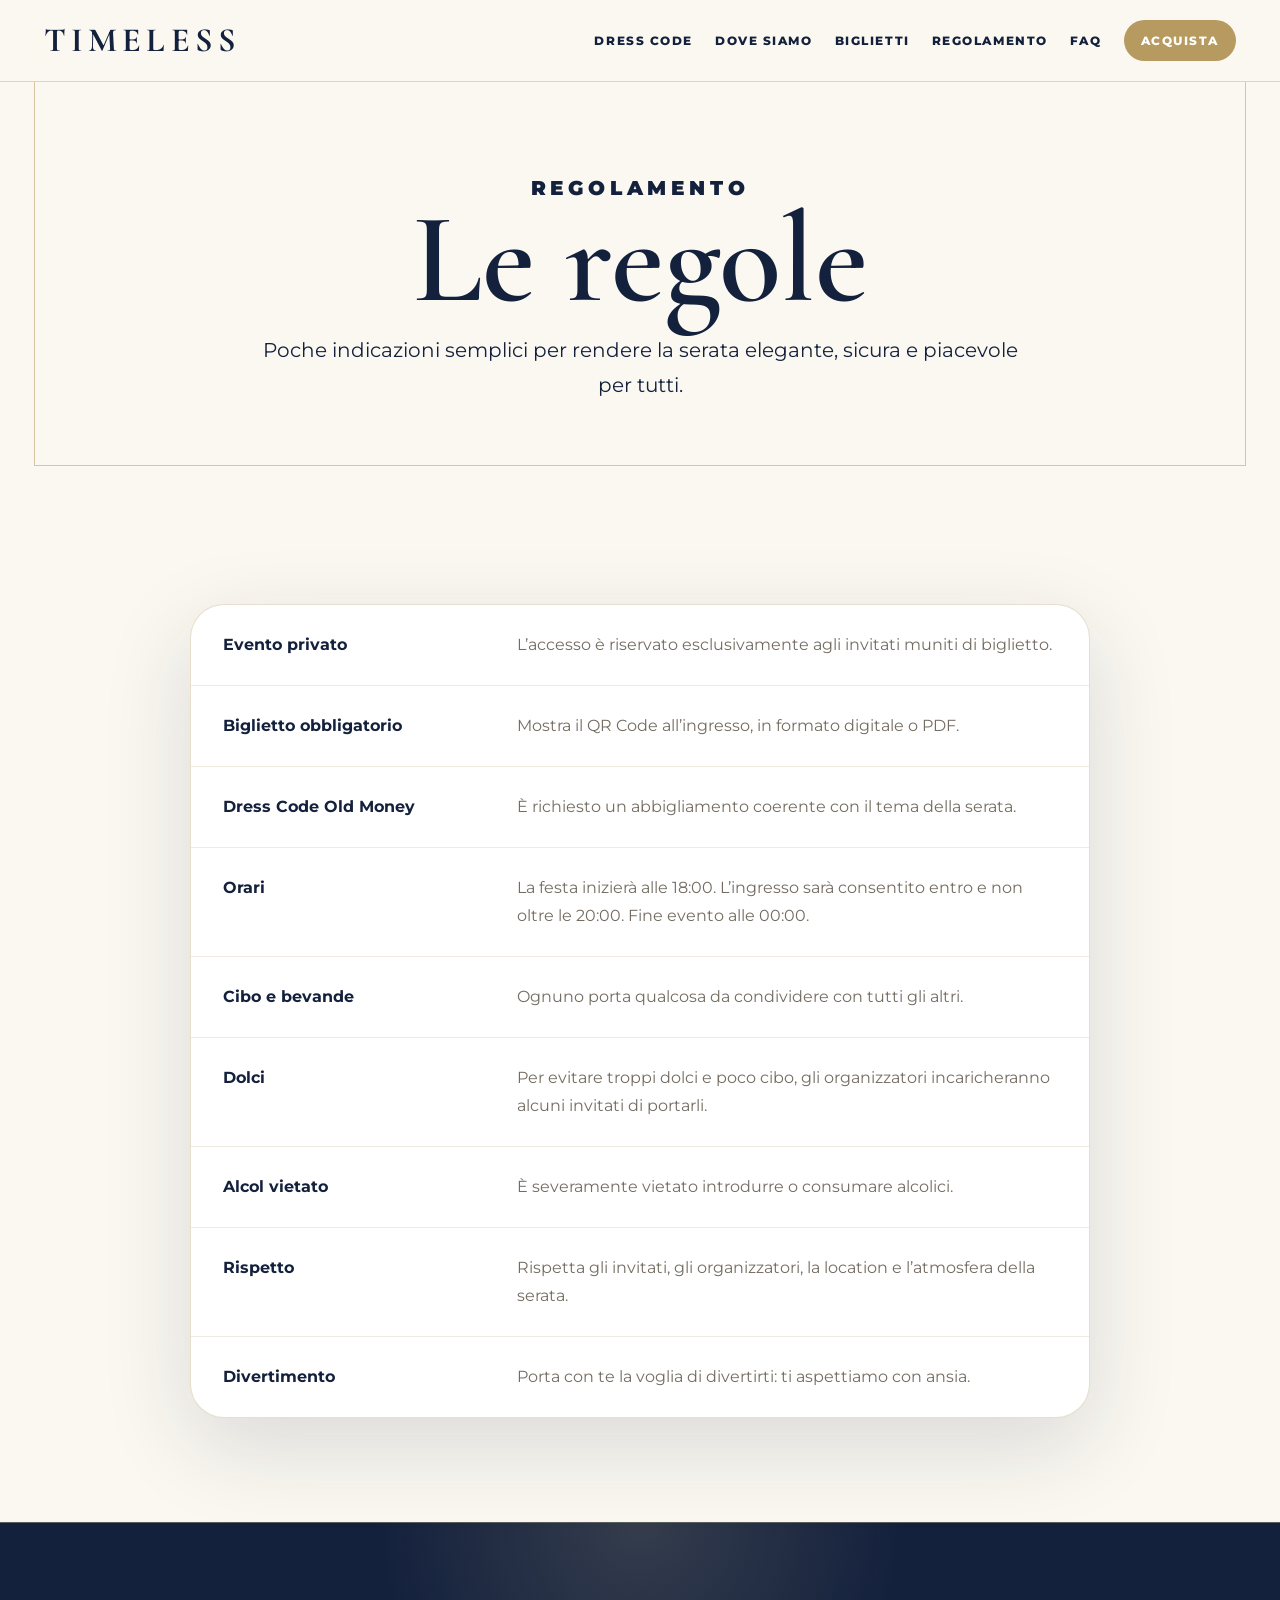
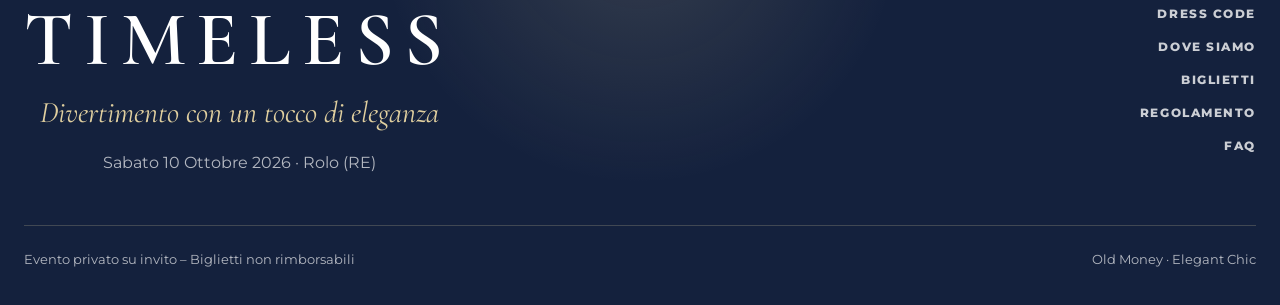
<file: regolamento.html>
<!doctype html>
<html lang="it">
<head>
  <!-- Google tag (gtag.js) -->
<script async src="https://www.googletagmanager.com/gtag/js?id=G-56N1FHNM42"></script>
<script>
  window.dataLayer = window.dataLayer || [];
  function gtag(){dataLayer.push(arguments);}
  gtag('js', new Date());
  gtag('config', 'G-56N1FHNM42');
</script>
  <meta charset="utf-8">
  <meta name="viewport" content="width=device-width, initial-scale=1">
  <title>Regolamento | Timeless</title>
  <meta name="description" content="Timeless - Divertimento con un tocco di eleganza. Sabato 10 Ottobre 2026.">
  <meta property="og:title" content="Timeless">
  <meta property="og:description" content="Divertimento con un tocco di eleganza. Sabato 10 Ottobre 2026.">
  <meta name="theme-color" content="#14213d">
  <link rel="preconnect" href="https://fonts.googleapis.com">
  <link rel="preconnect" href="https://fonts.gstatic.com" crossorigin>
  <link href="https://fonts.googleapis.com/css2?family=Cormorant+Garamond:wght@500;600;700&family=Montserrat:wght@300;400;500;600;700;800&display=swap" rel="stylesheet">
  <link rel="stylesheet" href="style.css?v=1008">
</head>
<body class="inner-page">

<nav class="nav">
  <div class="nav-inner">
    <a class="logo" href="index.html">Timeless</a>
    <button class="menu-toggle" aria-label="Apri menu">☰</button>
    <div class="menu">
      <a href="dress-code.html">Dress Code</a>
      <a href="dove-siamo.html">Dove siamo</a>
      <a href="biglietti.html">Biglietti</a>
      <a href="regolamento.html">Regolamento</a>
      <a href="faq.html">FAQ</a>
      <a class="cta" href="biglietti.html">Acquista</a>
    </div>
  </div>
</nav>

<header class="page-hero" style="--bg:url('https://images.unsplash.com/photo-1492684223066-81342ee5ff30?auto=format&fit=crop&w=2200&q=85')">
  <div class="page-hero-content">
    <p class="kicker">Regolamento</p>
    <h1>Le regole</h1>
    <p>Poche indicazioni semplici per rendere la serata elegante, sicura e piacevole per tutti.</p>
  </div>
</header>

<section class="section">
  <div class="container narrow">
    <div class="rules-list reveal">
      <div class="rule"><strong>Evento privato</strong><span>L’accesso è riservato esclusivamente agli invitati muniti di biglietto.</span></div>
      <div class="rule"><strong>Biglietto obbligatorio</strong><span>Mostra il QR Code all’ingresso, in formato digitale o PDF.</span></div>
      <div class="rule"><strong>Dress Code Old Money</strong><span>È richiesto un abbigliamento coerente con il tema della serata.</span></div>
      <div class="rule"><strong>Orari</strong><span>La festa inizierà alle 18:00. L’ingresso sarà consentito entro e non oltre le 20:00. Fine evento alle 00:00.</span></div>
      <div class="rule"><strong>Cibo e bevande</strong><span>Ognuno porta qualcosa da condividere con tutti gli altri.</span></div>
      <div class="rule"><strong>Dolci</strong><span>Per evitare troppi dolci e poco cibo, gli organizzatori incaricheranno alcuni invitati di portarli.</span></div>
      <div class="rule"><strong>Alcol vietato</strong><span>È severamente vietato introdurre o consumare alcolici.</span></div>
      <div class="rule"><strong>Rispetto</strong><span>Rispetta gli invitati, gli organizzatori, la location e l’atmosfera della serata.</span></div>
      <div class="rule"><strong>Divertimento</strong><span>Porta con te la voglia di divertirti: ti aspettiamo con ansia.</span></div>
    </div>
  </div>
</section>

<footer class="premium-footer">
  <div class="footer-inner">
    <div class="footer-brand">
      <h2>Timeless</h2>
      <p>Divertimento con un tocco di eleganza</p>
      <span>Sabato 10 Ottobre 2026 · Rolo (RE)</span>
    </div>

    <div class="footer-links">
      <a href="dress-code.html">Dress Code</a>
      <a href="dove-siamo.html">Dove siamo</a>
      <a href="biglietti.html">Biglietti</a>
      <a href="regolamento.html">Regolamento</a>
      <a href="faq.html">FAQ</a>
    </div>
  </div>

  <div class="footer-bottom">
    <span>Evento privato su invito – Biglietti non rimborsabili</span>
    <span>Old Money · Elegant Chic</span>
  </div>
</footer>
<script src="script.js"></script>
</body>
</html>
</file>
<file: style.css>
:root{
  --white:#ffffff;
  --ivory:#fbf8f1;
  --cream:#f2eadc;
  --beige:#ddcbb4;
  --sand:#c6b08d;
  --gold:#b69a5f;
  --gold-soft:#e0cf9f;
  --navy:#14213d;
  --navy-soft:#223659;
  --ink:#27231f;
  --muted:#746c62;
  --line:rgba(182,154,95,.32);
  --shadow:0 28px 90px rgba(20,33,61,.14);
}

*{box-sizing:border-box}

html{scroll-behavior:smooth}

body{
  margin:0;
  background:var(--ivory);
  color:var(--ink);
  font-family:"Montserrat", Arial, sans-serif;
  line-height:1.75;
}

body.menu-open{overflow:hidden}

a{color:inherit}

.nav{
  position:fixed;
  top:0;
  left:0;
  width:100%;
  z-index:100;
  transition:.3s ease;
  background:rgba(251,248,241,.94);
  backdrop-filter:blur(18px);
  -webkit-backdrop-filter:blur(18px);
  border-bottom:1px solid var(--line);
  color:var(--navy);
}

.nav.scrolled,
body.inner-page .nav{
  background:rgba(251,248,241,.94);
  backdrop-filter:blur(18px);
  border-bottom:1px solid var(--line);
  color:var(--navy);
}

.nav-inner{
  max-width:1240px;
  margin:auto;
  padding:20px 24px;
  display:flex;
  align-items:center;
  justify-content:space-between;
  gap:22px;
}

.logo{
  font-family:"Cormorant Garamond", serif;
  font-size:34px;
  line-height:1;
  text-transform:uppercase;
  letter-spacing:.15em;
  font-weight:700;
  text-decoration:none;
}

.menu{
  display:flex;
  align-items:center;
  gap:22px;
  flex-wrap:wrap;
}

.menu a{
  text-decoration:none;
  text-transform:uppercase;
  letter-spacing:.13em;
  font-size:12px;
  font-weight:800;
}

.menu a:hover{color:var(--gold)}

.menu .cta{
  background:var(--gold);
  color:var(--white);
  padding:10px 17px;
  border-radius:999px;
}

.menu-toggle{
  display:none;
  background:transparent;
  border:0;
  color:inherit;
  font-size:30px;
}

.hero{
  min-height:100vh;
  display:grid;
  place-items:center;
  text-align:center;
  position:relative;
  overflow:hidden;
  color:var(--white);
  background:
    linear-gradient(rgba(20,33,61,.52), rgba(20,33,61,.46)),
    url("https://images.unsplash.com/photo-1519671482749-fd09be7ccebf?auto=format&fit=crop&w=2200&q=85") center/cover;
}

.hero::before{
  content:"";
  position:absolute;
  inset:38px;
  border:1px solid rgba(224,207,159,.55);
  pointer-events:none;
}

.hero::after{
  content:"";
  position:absolute;
  inset:0;
  background:
    radial-gradient(circle at top, rgba(255,255,255,.15), transparent 34%),
    linear-gradient(to bottom, transparent 60%, rgba(20,33,61,.56));
}

.hero-content{
  position:relative;
  z-index:2;
  max-width:1120px;
  padding:120px 24px 80px;
}

.kicker,.label{
  color:var(--gold-soft);
  text-transform:uppercase;
  letter-spacing:.24em;
  font-size:12px;
  font-weight:900;
  margin:0 0 17px;
}

.label{color:var(--gold)}

.hero h1,.page-hero h1,h2,h3{
  font-family:"Cormorant Garamond", serif;
  font-weight:600;
}

.hero h1{
  margin:0;
  font-size:clamp(78px,15vw,196px);
  line-height:.76;
  text-transform:uppercase;
  letter-spacing:.075em;
}

.slogan{
  font-family:"Cormorant Garamond", serif;
  font-size:clamp(30px,4vw,54px);
  font-style:italic;
  margin:28px 0 30px;
  color:var(--ivory);
}

.meta{
  display:flex;
  justify-content:center;
  flex-wrap:wrap;
  gap:12px;
  margin-bottom:34px;
}

.meta span{
  background:rgba(255,255,255,.12);
  border:1px solid rgba(224,207,159,.38);
  border-radius:999px;
  color:var(--ivory);
  padding:10px 16px;
  font-size:13px;
  font-weight:800;
  text-transform:uppercase;
  letter-spacing:.08em;
}

.btn{
  display:inline-flex;
  justify-content:center;
  align-items:center;
  min-height:50px;
  padding:14px 25px;
  margin:6px;
  border-radius:999px;
  border:1px solid transparent;
  font-weight:800;
  text-decoration:none;
  letter-spacing:.035em;
  transition:.22s ease;
  cursor:pointer;
}

.btn:hover{
  transform:translateY(-2px);
  box-shadow:0 18px 40px rgba(20,33,61,.16);
}

.btn.primary{background:var(--navy);color:var(--white)}
.btn.light{background:var(--white);color:var(--navy);border-color:var(--line)}
.btn.gold{background:var(--gold);color:var(--white)}
.btn.full{width:100%}

.hero .btn.primary{background:var(--ivory);color:var(--navy)}
.hero .btn.light{background:transparent;color:var(--white);border-color:rgba(255,255,255,.55)}

.section{
  padding:104px 24px;
}

.container{
  max-width:1240px;
  margin:auto;
}

.narrow{max-width:900px}

.center{text-align:center;margin-left:auto;margin-right:auto}

h2{
  font-size:clamp(44px,6vw,82px);
  line-height:.96;
  margin:0 0 24px;
  color:var(--navy);
}

h3{
  color:var(--navy);
  font-size:36px;
  line-height:1.04;
  margin:0 0 13px;
}

p{
  font-size:17px;
  color:var(--muted);
}

.lead{
  font-size:20px;
  max-width:780px;
}

.split{
  display:grid;
  grid-template-columns:1fr 1fr;
  gap:62px;
  align-items:center;
}

.image-card{
  min-height:560px;
  border-radius:38px;
  background:center/cover;
  box-shadow:var(--shadow);
  position:relative;
  overflow:hidden;
}

.image-card:after{
  content:"";
  position:absolute;
  inset:22px;
  border:1px solid rgba(255,255,255,.6);
  border-radius:28px;
}

.img-event{
  background-image:url("https://images.unsplash.com/photo-1519671482749-fd09be7ccebf?auto=format&fit=crop&w=1400&q=85");
}

.img-dress{
  background-image:url("https://images.unsplash.com/photo-1529139574466-a303027c1d8b?auto=format&fit=crop&w=1400&q=85");
}

.img-location{
  background-image:url("https://images.unsplash.com/photo-1527529482837-4698179dc6ce?auto=format&fit=crop&w=1400&q=85");
}

.info-band{
  background:var(--navy);
  color:var(--white);
  padding:58px 24px;
}

.info-grid{
  max-width:1240px;
  margin:auto;
  display:grid;
  grid-template-columns:repeat(5,1fr);
  border:1px solid rgba(224,207,159,.38);
  background:rgba(224,207,159,.38);
  gap:1px;
}

.info-item{
  background:var(--navy);
  padding:34px 24px;
  text-align:center;
}

.info-item span{
  color:var(--gold-soft);
  text-transform:uppercase;
  letter-spacing:.16em;
  font-size:12px;
  font-weight:900;
}

.info-item strong{
  display:block;
  margin-top:14px;
  color:var(--white);
  font-family:"Cormorant Garamond", serif;
  font-size:34px;
  line-height:1;
}

.countdown{
  display:grid;
  grid-template-columns:repeat(4,1fr);
  gap:1px;
  background:var(--line);
  border:1px solid var(--line);
  border-radius:34px;
  overflow:hidden;
  box-shadow:var(--shadow);
  margin-top:38px;
}

.countdown div{
  background:var(--white);
  padding:28px 12px;
  text-align:center;
}

.countdown strong{
  color:var(--navy);
  font-family:"Cormorant Garamond", serif;
  font-size:48px;
  line-height:1;
  display:block;
}

.countdown span{
  color:var(--gold);
  text-transform:uppercase;
  letter-spacing:.14em;
  font-size:12px;
  font-weight:900;
}

.feature-grid{
  display:grid;
  grid-template-columns:repeat(3,1fr);
  gap:22px;
}

.feature,.card,.ticket,.location-box,.rules-list,.faq-item{
  background:var(--white);
  border:1px solid var(--line);
  border-radius:34px;
  box-shadow:var(--shadow);
}

.feature{
  padding:32px;
  text-decoration:none;
  transition:.25s ease;
}

.feature:hover{transform:translateY(-4px)}

.feature .num{
  color:var(--gold);
  font-family:"Cormorant Garamond", serif;
  font-size:54px;
  line-height:1;
}

.page-hero{
  min-height:500px;
  display:grid;
  place-items:center;
  text-align:center;
  position:relative;
  overflow:hidden;
  background:
    linear-gradient(rgba(251,248,241,.68), rgba(251,248,241,.9)),
    var(--bg) center/cover;
}

.page-hero:after{
  content:"";
  position:absolute;
  inset:34px;
  border:1px solid rgba(182,154,95,.52);
}

.page-hero-content{
  position:relative;
  z-index:2;
  padding:120px 24px 66px;
}

.page-hero h1{
  color:var(--navy);
  font-size:clamp(62px,11vw,128px);
  line-height:.84;
  margin:0;
}

.page-hero p{
  max-width:760px;
  margin:20px auto 0;
  color:var(--navy);
  font-size:20px;
}

.palette{
  display:grid;
  grid-template-columns:repeat(3,1fr);
  gap:18px;
}

.swatch{
  min-height:155px;
  border-radius:30px;
  display:flex;
  align-items:flex-end;
  padding:18px;
  background:var(--c);
  border:1px solid rgba(20,33,61,.08);
  box-shadow:var(--shadow);
}

.swatch span{
  background:rgba(255,255,255,.82);
  color:var(--navy);
  border-radius:999px;
  padding:8px 12px;
  font-size:13px;
  font-weight:900;
}

.advice-grid,.ticket-grid{
  display:grid;
  grid-template-columns:repeat(2,1fr);
  gap:24px;
}

.card{
  padding:34px;
}

.ticket{
  padding:40px;
}

.ticket.featured{
  background:linear-gradient(180deg,#fff,var(--cream));
  border-color:rgba(182,154,95,.78);
}

.ticket-type{
  color:var(--gold);
  text-transform:uppercase;
  letter-spacing:.18em;
  font-size:12px;
  font-weight:900;
}

.price{
  color:var(--navy);
  font-family:"Cormorant Garamond", serif;
  font-size:90px;
  line-height:1;
  margin:12px 0 12px;
}

.ticket ul{
  list-style:none;
  padding:0;
  margin:0 0 30px;
}

.ticket li{
  padding:12px 0;
  border-bottom:1px solid rgba(182,154,95,.2);
  color:var(--muted);
}

.ticket li:before{
  content:"✓";
  color:var(--gold);
  font-weight:900;
  margin-right:10px;
}

.location-box{
  padding:42px;
}

.map-card{
  min-height:440px;
  border-radius:38px;
  background:
    linear-gradient(rgba(20,33,61,.65), rgba(20,33,61,.75)),
    url("https://images.unsplash.com/photo-1524230572899-a752b3835840?auto=format&fit=crop&w=1400&q=85") center/cover;
  display:grid;
  place-items:center;
  text-align:center;
  color:var(--white);
  box-shadow:var(--shadow);
}

.map-card h3{color:var(--white);font-size:48px}
.map-card p{color:var(--gold-soft)}

.rules-list{
  overflow:hidden;
}

.rule{
  display:grid;
  grid-template-columns:270px 1fr;
  gap:24px;
  padding:26px 32px;
  border-bottom:1px solid rgba(182,154,95,.2);
}

.rule:last-child{border-bottom:0}

.rule strong{color:var(--navy)}
.rule span{color:var(--muted)}

.faq-grid{
  display:grid;
  gap:18px;
}

.faq-item{
  padding:28px 32px;
}

.faq-item h3{
  font-size:30px;
}

.faq-item p{
  margin-bottom:0;
}

footer{
  background:var(--navy);
  color:var(--white);
  text-align:center;
  padding:76px 24px;
}

footer h2{
  color:var(--white);
  margin:0 0 10px;
  text-transform:uppercase;
  letter-spacing:.12em;
}

footer p{
  color:var(--gold-soft);
  font-family:"Cormorant Garamond", serif;
  font-size:30px;
  font-style:italic;
  margin:0 0 10px;
}

footer span{color:rgba(255,255,255,.7)}

.reveal{
  opacity:1;
  transform:none;
  transition:.7s ease;
}

.animate .reveal{
  opacity:0;
  transform:translateY(22px);
}

.animate .reveal.visible{
  opacity:1;
  transform:translateY(0);
}

@media(max-width:920px){
  .menu-toggle{display:block}
  .menu{
    position:fixed;
    inset:72px 0 auto 0;
    background:rgba(251,248,241,.98);
    color:var(--navy);
    padding:24px;
    display:none;
    flex-direction:column;
    border-bottom:1px solid var(--line);
  }
  .menu.open{display:flex}
  .split{grid-template-columns:1fr}
  .info-grid{grid-template-columns:repeat(2,1fr)}
  .feature-grid{grid-template-columns:1fr}
  .palette{grid-template-columns:repeat(2,1fr)}
  .advice-grid,.ticket-grid{grid-template-columns:1fr}
  .rule{grid-template-columns:1fr;gap:8px}
}

@media(max-width:560px){
  .nav-inner{padding:16px 20px}
  .logo{font-size:27px}
  .hero h1{font-size:68px}
  .section{padding:76px 20px}
  .info-grid{grid-template-columns:1fr}
  .countdown{grid-template-columns:repeat(2,1fr)}
  .palette{grid-template-columns:1fr}
  .image-card{min-height:360px}
  .price{font-size:70px}
}
.ticket-locked {
  background: #c6b08d !important;
  color: #ffffff !important;
  cursor: not-allowed;
  opacity: 0.85;
}

.ticket-available {
  background: #14213d !important;
  cursor: pointer;
  opacity: 1;
}

.parking-section {
  background: var(--cream);
}

.parking-grid {
  display: grid;
  grid-template-columns: repeat(3, 1fr);
  gap: 22px;
  margin-top: 42px;
}

.parking-card {
  background: var(--white);
  border: 1px solid var(--line);
  border-radius: 34px;
  padding: 32px;
  box-shadow: var(--shadow);
}

.parking-card span {
  display: inline-block;
  color: var(--gold);
  text-transform: uppercase;
  letter-spacing: .14em;
  font-size: 12px;
  font-weight: 900;
  margin-bottom: 14px;
}

.parking-card h3 {
  margin-bottom: 18px;
}

.parking-card p {
  font-size: 15px;
}

@media(max-width: 920px) {
  .parking-grid {
    grid-template-columns: 1fr;
  }
}

.ticket-note {
  margin-top: 18px;
  font-size: 13px;
  line-height: 1.5;
  color: var(--muted);
  text-align: center;
}

/* ======================
   PREMIUM FOOTER
====================== */

.premium-footer {
  background:
    radial-gradient(circle at top, rgba(224,207,159,.16), transparent 35%),
    var(--navy);
  color: var(--white);
  padding: 80px 24px 34px;
  border-top: 1px solid rgba(224,207,159,.35);
}

.footer-inner {
  max-width: 1240px;
  margin: auto;
  display: flex;
  justify-content: space-between;
  gap: 48px;
  align-items: flex-start;
}

.footer-brand h2 {
  color: var(--white);
  margin: 0 0 10px;
  text-transform: uppercase;
  letter-spacing: .14em;
}

.footer-brand p {
  color: var(--gold-soft);
  font-family: "Cormorant Garamond", serif;
  font-size: 30px;
  font-style: italic;
  margin: 0 0 10px;
}

.footer-brand span,
.footer-bottom span {
  color: rgba(255,255,255,.68);
}

.footer-links {
  display: grid;
  gap: 12px;
  text-align: right;
}

.footer-links a {
  color: rgba(255,255,255,.78);
  text-decoration: none;
  text-transform: uppercase;
  letter-spacing: .13em;
  font-size: 12px;
  font-weight: 800;
}

.footer-links a:hover {
  color: var(--gold-soft);
}

.footer-bottom {
  max-width: 1240px;
  margin: 48px auto 0;
  padding-top: 22px;
  border-top: 1px solid rgba(224,207,159,.22);
  display: flex;
  justify-content: space-between;
  gap: 18px;
  font-size: 13px;
}


/* RESPONSIVE FOOTER FIX */
@media(max-width: 760px) {
  .footer-inner {
    flex-direction: column;
    text-align: center;
    align-items: center;
  }

  .footer-links {
    text-align: center;
  }

  .footer-bottom {
    flex-direction: column;
    text-align: center;
  }
}


/* ======================
   DARK MODE AUTOMATICA - TIMELESS
   Attiva solo se il dispositivo/browser è in modalità scura.
====================== */

@media (prefers-color-scheme: dark) {
  :root {
    --ivory: #101725;
    --cream: #151f33;
    --white: #1b2740;
    --ink: #f8f6f1;
    --muted: rgba(248,246,241,.72);
    --line: rgba(224,207,159,.24);
    --shadow: 0 28px 90px rgba(0,0,0,.34);
  }

  body {
    background: var(--ivory) !important;
    color: var(--ink) !important;
  }

  .section {
    background-color: var(--ivory);
  }

  .nav.scrolled,
  body.inner-page .nav {
    background: rgba(16,23,37,.94) !important;
    color: #f8f6f1 !important;
    border-bottom-color: rgba(224,207,159,.24);
  }

  .nav.scrolled .logo,
  .nav.scrolled .menu a,
  body.inner-page .nav .logo,
  body.inner-page .nav .menu a {
    color: #f8f6f1 !important;
  }

  .menu .cta,
  body.inner-page .menu .cta,
  .nav.scrolled .menu .cta {
    background: var(--gold) !important;
    color: #ffffff !important;
  }

  h1,
  h2,
  h3,
  .page-hero h1,
  .price {
    color: #f8f6f1 !important;
  }

  p,
  li,
  span,
  .page-hero p {
    color: var(--muted);
  }

  .label,
  .ticket-type,
  .parking-address,
  .kicker {
    color: var(--gold-soft) !important;
  }

  .hero h1,
  .hero .slogan,
  .hero .kicker,
  .hero .meta span {
    color: #ffffff !important;
  }

  .hero {
    background:
      linear-gradient(rgba(7,12,22,.62), rgba(7,12,22,.58)),
      url("https://images.unsplash.com/photo-1519671482749-fd09be7ccebf?auto=format&fit=crop&w=2200&q=85") center/cover !important;
  }

  .page-hero {
    background:
      linear-gradient(rgba(7,12,22,.72), rgba(7,12,22,.86)),
      var(--bg) center/cover !important;
  }

  .card,
  .feature,
  .ticket,
  .location-box,
  .faq-item,
  .parking-card,
  .parking-map-box,
  .countdown div,
  .rules-list {
    background: #1b2740 !important;
    border-color: rgba(224,207,159,.24) !important;
  }

  .ticket.featured {
    background: linear-gradient(180deg, #1b2740, #151f33) !important;
    border-color: rgba(224,207,159,.45) !important;
  }

  .info-band,
  .info-item,
  footer,
  .premium-footer {
    background: #0c1424 !important;
  }

  .info-item strong,
  footer h2,
  footer p,
  footer span,
  .premium-footer h2,
  .premium-footer p,
  .premium-footer span,
  .footer-links a {
    color: #f8f6f1 !important;
  }

  .footer-brand p,
  footer p {
    color: var(--gold-soft) !important;
  }

  .btn.light {
    background: transparent !important;
    color: #f8f6f1 !important;
    border-color: rgba(224,207,159,.35) !important;
  }

  .btn.primary {
    background: var(--gold) !important;
    color: #ffffff !important;
  }

  .hero .btn.primary {
    background: #f8f6f1 !important;
    color: #14213d !important;
  }

  .hero .btn.light {
    color: #ffffff !important;
    border-color: rgba(255,255,255,.55) !important;
  }

  .parking-section {
    background:
      radial-gradient(circle at top, rgba(224,207,159,.09), transparent 34%),
      #151f33 !important;
  }

  .parking-warning {
    background: #0c1424 !important;
  }

  .swatch span {
    color: #14213d !important;
  }

  .reveal {
    opacity: 0;
  }

  .reveal.visible {
    opacity: 1;
  }
}


/* =========================================================
   FIX FINALE NAVBAR + MENU MOBILE + DARK MODE
   Questo blocco deve restare in fondo al file.
========================================================= */

/* Navbar sempre leggibile anche nella Home */
.nav {
  background: rgba(251,248,241,.94) !important;
  backdrop-filter: blur(18px) !important;
  -webkit-backdrop-filter: blur(18px) !important;
  border-bottom: 1px solid rgba(182,154,95,.38) !important;
  color: #14213d !important;
}

.nav .logo,
.nav .menu a,
.nav .menu-toggle {
  color: #14213d !important;
}

.nav .menu .cta {
  background: #b69a5f !important;
  color: #ffffff !important;
}

/* Menu mobile chiaro */
@media(max-width: 920px) {
  .menu {
    background: rgba(251,248,241,.98) !important;
    color: #14213d !important;
    border-bottom: 1px solid rgba(182,154,95,.38) !important;
    box-shadow: 0 22px 60px rgba(20,33,61,.12);
  }

  .menu.open {
    display: flex !important;
  }

  .menu a {
    color: #14213d !important;
  }

  .menu .cta {
    background: #b69a5f !important;
    color: #ffffff !important;
  }
}

/* Contrasti corretti in dark mode */
@media (prefers-color-scheme: dark) {
  .nav,
  .nav.scrolled,
  body.inner-page .nav {
    background: rgba(16,23,37,.96) !important;
    backdrop-filter: blur(18px) !important;
    -webkit-backdrop-filter: blur(18px) !important;
    border-bottom: 1px solid rgba(224,207,159,.35) !important;
    color: #f8f6f1 !important;
  }

  .nav .logo,
  .nav .menu a,
  .nav .menu-toggle,
  .nav.scrolled .logo,
  .nav.scrolled .menu a,
  body.inner-page .nav .logo,
  body.inner-page .nav .menu a {
    color: #f8f6f1 !important;
  }

  .nav .menu .cta,
  .nav.scrolled .menu .cta,
  body.inner-page .nav .menu .cta {
    background: #b69a5f !important;
    color: #ffffff !important;
  }

  @media(max-width: 920px) {
    .menu,
    .menu.open {
      background: rgba(16,23,37,.98) !important;
      color: #f8f6f1 !important;
      border-bottom: 1px solid rgba(224,207,159,.35) !important;
      box-shadow: 0 24px 70px rgba(0,0,0,.35);
    }

    .menu a {
      color: #f8f6f1 !important;
    }

    .menu .cta {
      background: #b69a5f !important;
      color: #ffffff !important;
    }
  }

  .countdown strong {
    color: #f8f6f1 !important;
  }

  .countdown span {
    color: #e0cf9f !important;
  }

  .rule strong {
    color: #f8f6f1 !important;
  }

  .rule span {
    color: rgba(248,246,241,.84) !important;
  }

  .rules-list {
    background: #1b2740 !important;
  }

  .rule {
    border-bottom-color: rgba(224,207,159,.25) !important;
  }

  .ticket-note {
    color: rgba(248,246,241,.72) !important;
  }
}
</file>
